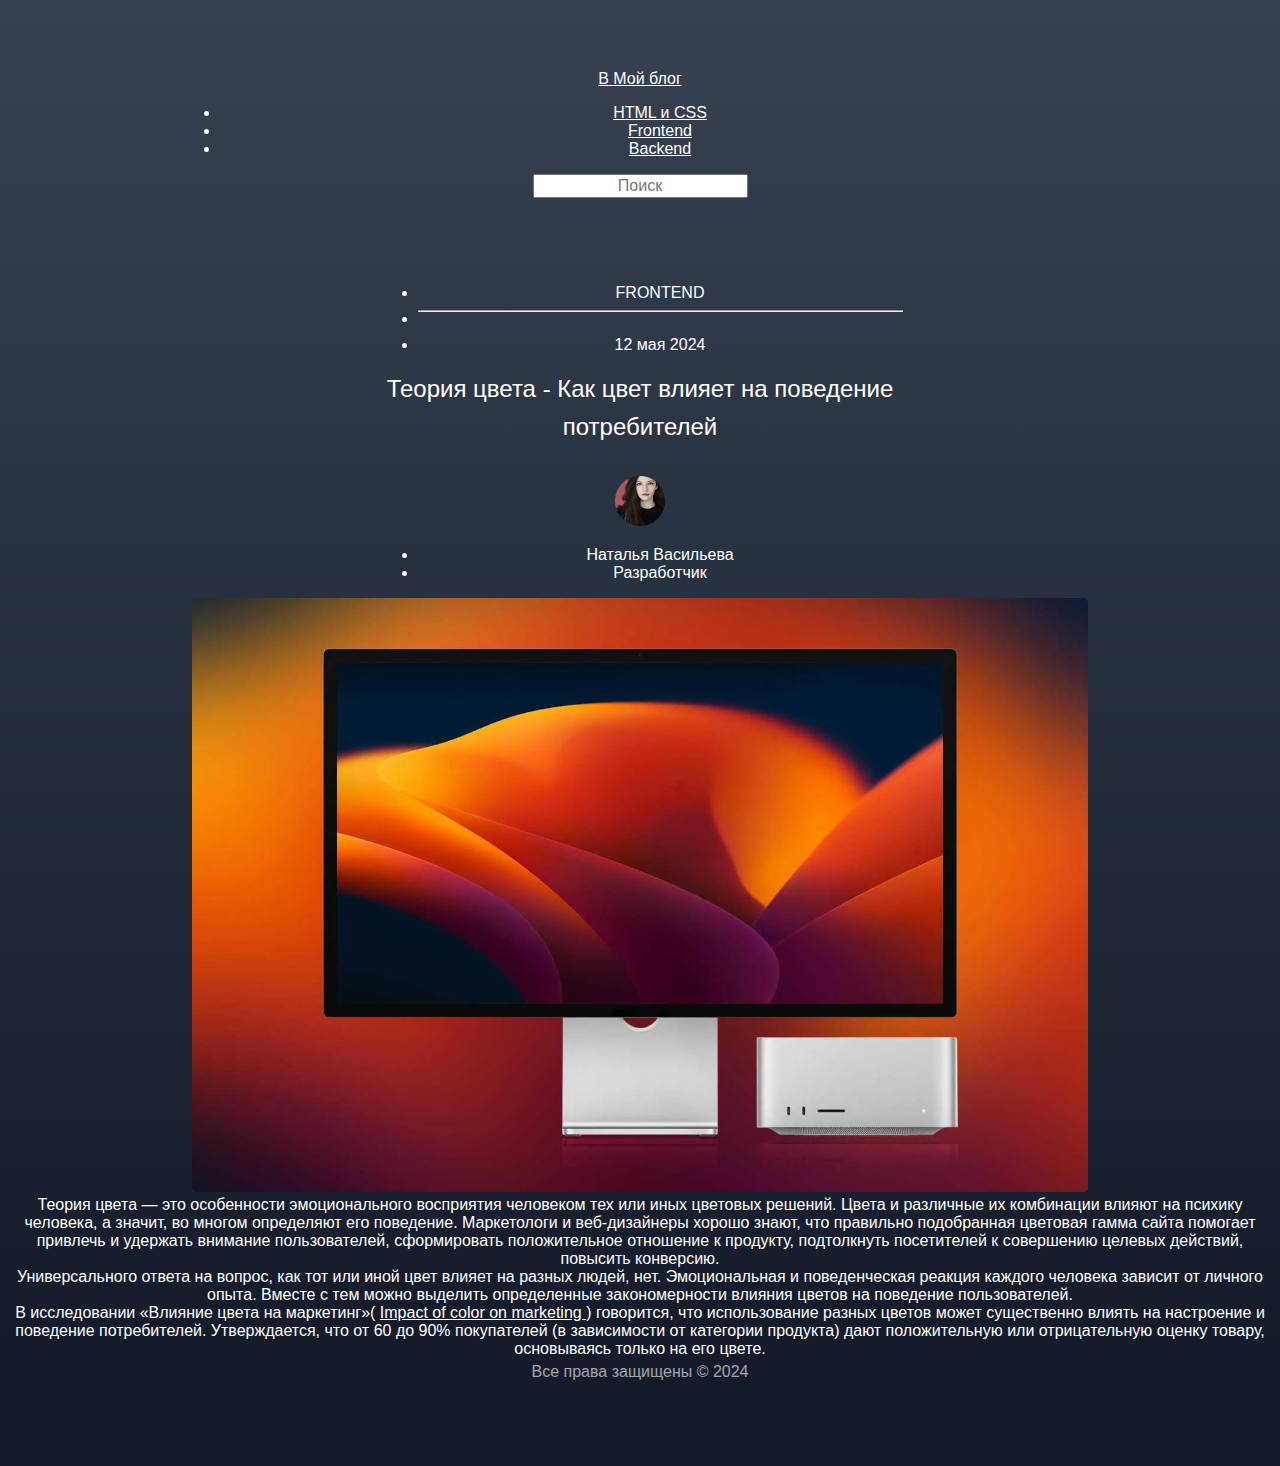
<file: 1-Blog/index.html>
<!DOCTYPE html>
<html lang="ru">
  <head>
    <meta charset="UTF-8" />
    <meta name="viewport" content="width=device-width, initial-scale=1.0" />
    <title>Мой Блог</title>
    <link rel="stylesheet" href="styles/style.css" />
  </head>
  <body>
    <header>
      <nav>
        <a href="#"><span class="homePageButton">В</span> Мой блог</a>
        <ul>
          <li><a href="#">HTML и CSS</a></li>
          <li><a href="#">Frontend</a></li>
          <li><a href="#">Backend</a></li>
        </ul>
      </nav>

      <div class="headerSearch">
        <form action="#" name="search">
          <input name="search" type="text" placeholder="Поиск" />
        </form>
      </div>
    </header>

    <main>
      <section>
        <ul class="postPartAndDate">
          <li>FRONTEND</li>
          <li><hr class="dotPart" /></li>
          <li><time datetime="2024-05-12 00:00">12 мая 2024</time></li>
        </ul>

        <h1>Теория цвета - Как цвет влияет на поведение потребителей</h1>

        <div class="postAuthor">
          <img src="images/Ellipse 1.png" alt="Аватар Натальи Васильевой" />
          <ul>
            <li>Наталья Васильева</li>
            <li><span class="occupation">Разработчик</span></li>
          </ul>
        </div>
      </section>

      <section class="postBody">
        <img src="./images/Rectangle 181.png" alt="Цветовая гамма iMac" />

        <p class="firstPart">
          Теория цвета — это особенности эмоционального восприятия человеком тех
          или иных цветовых решений. Цвета и различные их комбинации влияют на
          психику человека, а значит, во многом определяют его поведение.
          Маркетологи и веб-дизайнеры хорошо знают, что правильно подобранная
          цветовая гамма сайта помогает привлечь и удержать внимание
          пользователей, сформировать положительное отношение к продукту,
          подтолкнуть посетителей к совершению целевых действий, повысить
          конверсию.
        </p>
        <p>
          Универсального ответа на вопрос, как тот или иной цвет влияет на
          разных людей, нет. Эмоциональная и поведенческая реакция каждого
          человека зависит от личного опыта. Вместе с тем можно выделить
          определенные закономерности влияния цветов на поведение пользователей.
        </p>
        <p>
          В исследовании «Влияние цвета на маркетинг»(
          <a
            target="_blank"
            href="https://www.researchgate.net/publication/235320162_Impact_of_color_on_marketing"
          >
            Impact of color on marketing
          </a>
          ) говорится, что использование разных цветов может существенно влиять
          на настроение и поведение потребителей. Утверждается, что от 60 до 90%
          покупателей (в зависимости от категории продукта) дают положительную
          или отрицательную оценку товару, основываясь только на его цвете.
        </p>
      </section>
    </main>
    <footer>
      <p>
        Все права защищены &copy; <time datetime="2024-01-01 00:00">2024</time>
      </p>
    </footer>
  </body>
</html>
</file>
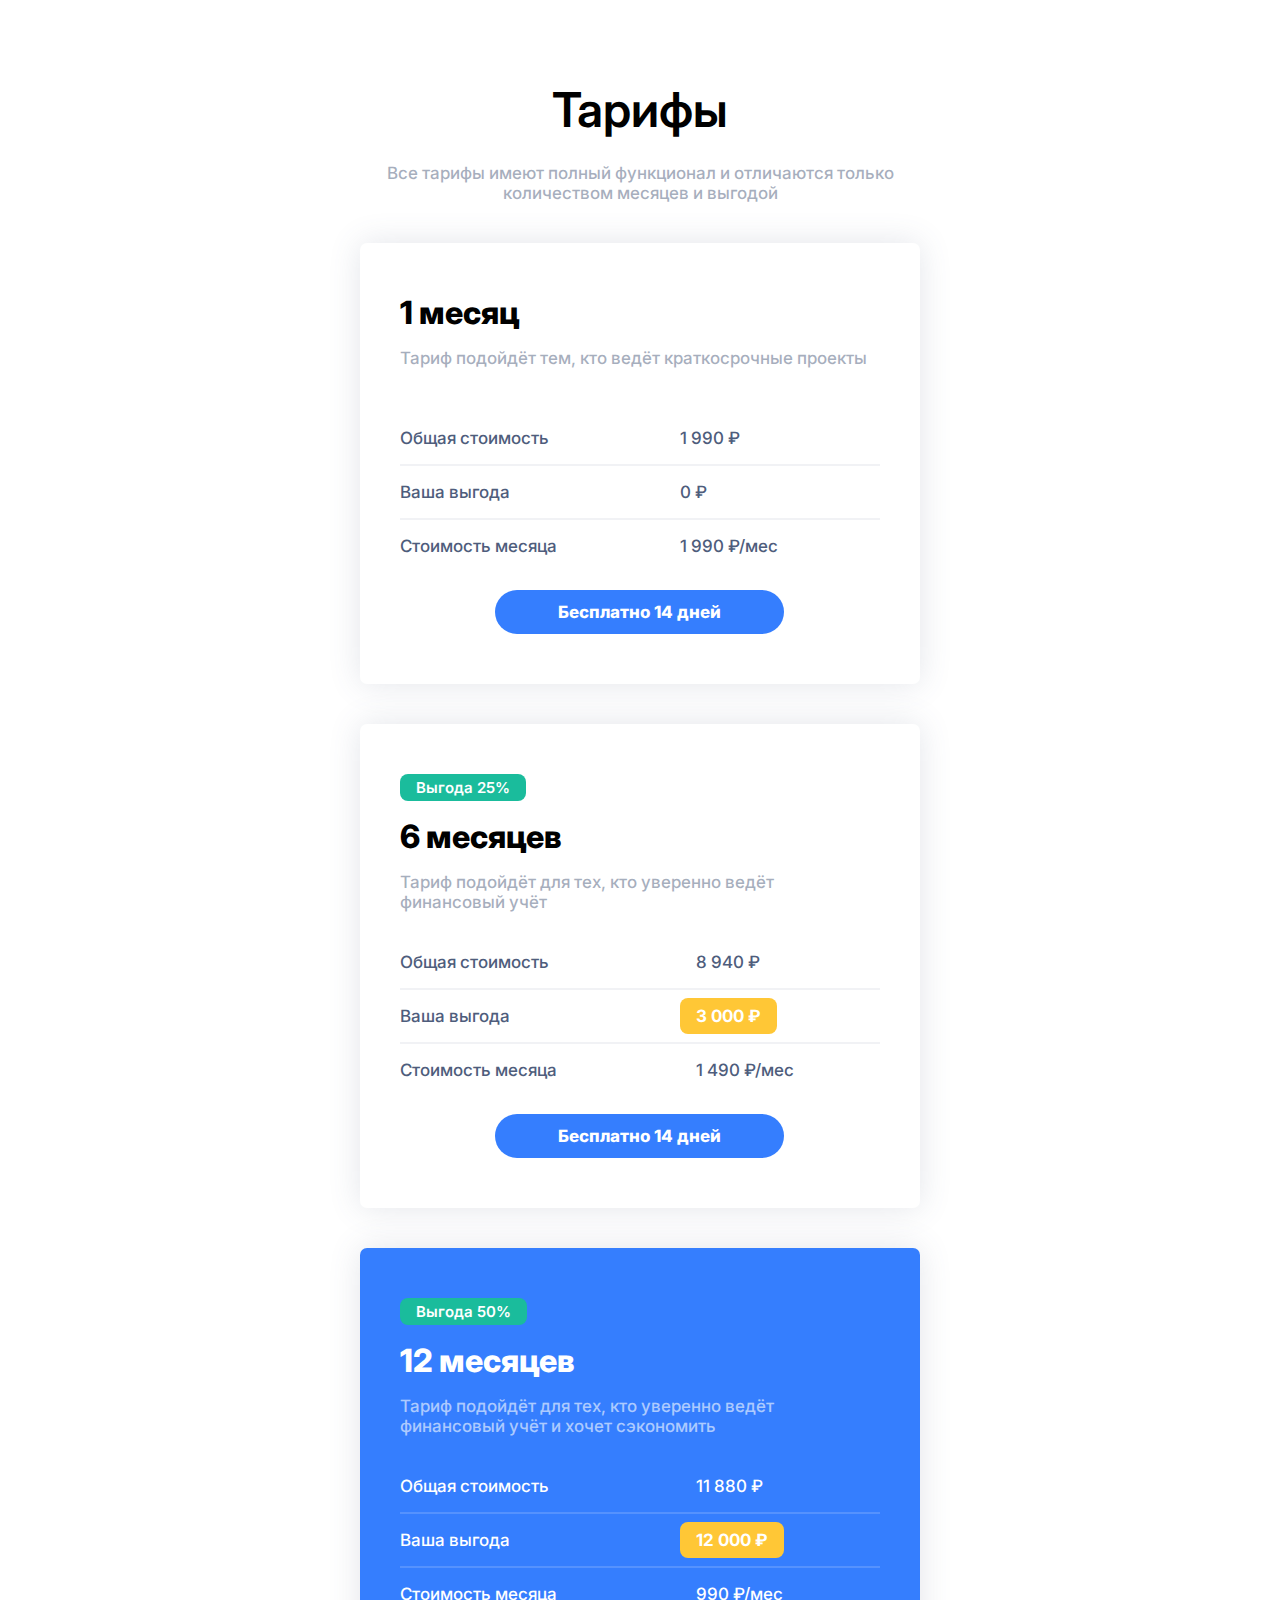
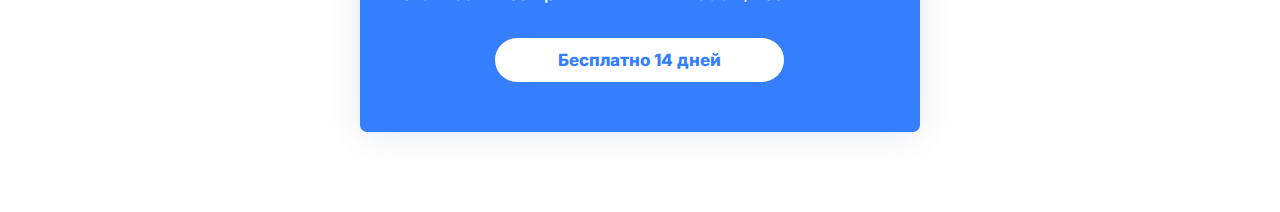
<file: 3-Finio/index.html>
<!DOCTYPE html>
<html lang="en">
  <head>
    <meta charset="UTF-8" />
    <meta name="viewport" content="width=device-width, initial-scale=1.0" />
    <title>Finio</title>
    <link rel="stylesheet" href="style/global.css" />
    <link rel="stylesheet" href="style/page.css" />
    <link rel="stylesheet" href="style/components.css" />
    <link rel="preconnect" href="https://fonts.googleapis.com" />
    <link rel="preconnect" href="https://fonts.gstatic.com" crossorigin />
    <link
      href="https://fonts.googleapis.com/css2?family=Inter:wght@500;600;700;800&display=swap"
      rel="stylesheet"
    />
  </head>
  <body>
    <section class="section">
      <div class="section__hero">
        <h1 class="section__hero-header">Тарифы</h1>
        <p class="section__description">
          Все тарифы имеют полный функционал и отличаются только количеством
          месяцев и выгодой
        </p>
      </div>

      <div class="section__card section__card-1m card_main">
        <div class="section__profit-percent profit_hidden"></div>
        <h2 class="section__card-header header_card-without-profit">1 месяц</h2>
        <p class="section__description section__card-description">
          Тариф подойдёт тем, кто ведёт краткосрочные проекты
        </p>
        <p class="section__prices">Общая стоимость</p>
        <p class="section__prices">1 990 ₽</p>
        <hr class="section__prices-line" />
        <p class="section__prices">Ваша выгода</p>
        <p class="section__prices">0 ₽</p>
        <hr class="section__prices-line" />
        <p class="section__prices">Стоимость месяца</p>
        <p class="section__prices">1 990 ₽/мес</p>
        <button
          name="trial_14d"
          onclick="redirectToPage('#', '1m-plan')"
          class="section__button button button_main"
        >
          Бесплатно 14 дней
        </button>
      </div>

      <div class="section__card section__card-6m card_main">
        <p class="section__profit-percent">Выгода 25%</p>
        <h2 class="section__card-header">6 месяцев</h2>
        <p class="section__description section__card-description">
          Тариф подойдёт для тех, кто уверенно ведёт финансовый учёт
        </p>
        <p class="section__prices">Общая стоимость</p>
        <p class="section__prices price">8 940 ₽</p>
        <hr class="section__prices-line" />
        <p class="section__prices">Ваша выгода</p>
        <p class="section__prices profit_price">3 000 ₽</p>
        <hr class="section__prices-line" />
        <p class="section__prices">Стоимость месяца</p>
        <p class="section__prices price">1 490 ₽/мес</p>
        <button
          name="trial_14d"
          onclick="redirectToPage('#', '6m-plan')"
          class="section__button button button_main"
        >
          Бесплатно 14 дней
        </button>
      </div>

      <div class="section__card section__card-12m card_main card_alt">
        <p class="section__profit-percent">Выгода 50%</p>
        <h2 class="section__card-header">12 месяцев</h2>
        <p
          class="section__description section__card-description description_alt"
        >
          Тариф подойдёт для тех, кто уверенно ведёт финансовый учёт и хочет
          сэкономить
        </p>
        <p class="section__prices prices_alt">Общая стоимость</p>
        <p class="section__prices prices_alt price">11 880 ₽</p>
        <hr class="section__prices-line line_alt" />
        <p class="section__prices prices_alt">Ваша выгода</p>
        <p class="section__prices prices_alt profit_price">12 000 ₽</p>
        <hr class="section__prices-line line_alt" />
        <p class="section__prices prices_alt">Стоимость месяца</p>
        <p class="section__prices prices_alt price">990 ₽/мес</p>
        <button
          name="trial_14d"
          onclick="redirectToPage('#', '12m-plan')"
          class="section__button button button_alt"
        >
          Бесплатно 14 дней
        </button>
      </div>
    </section>
  </body>
</html>
</file>
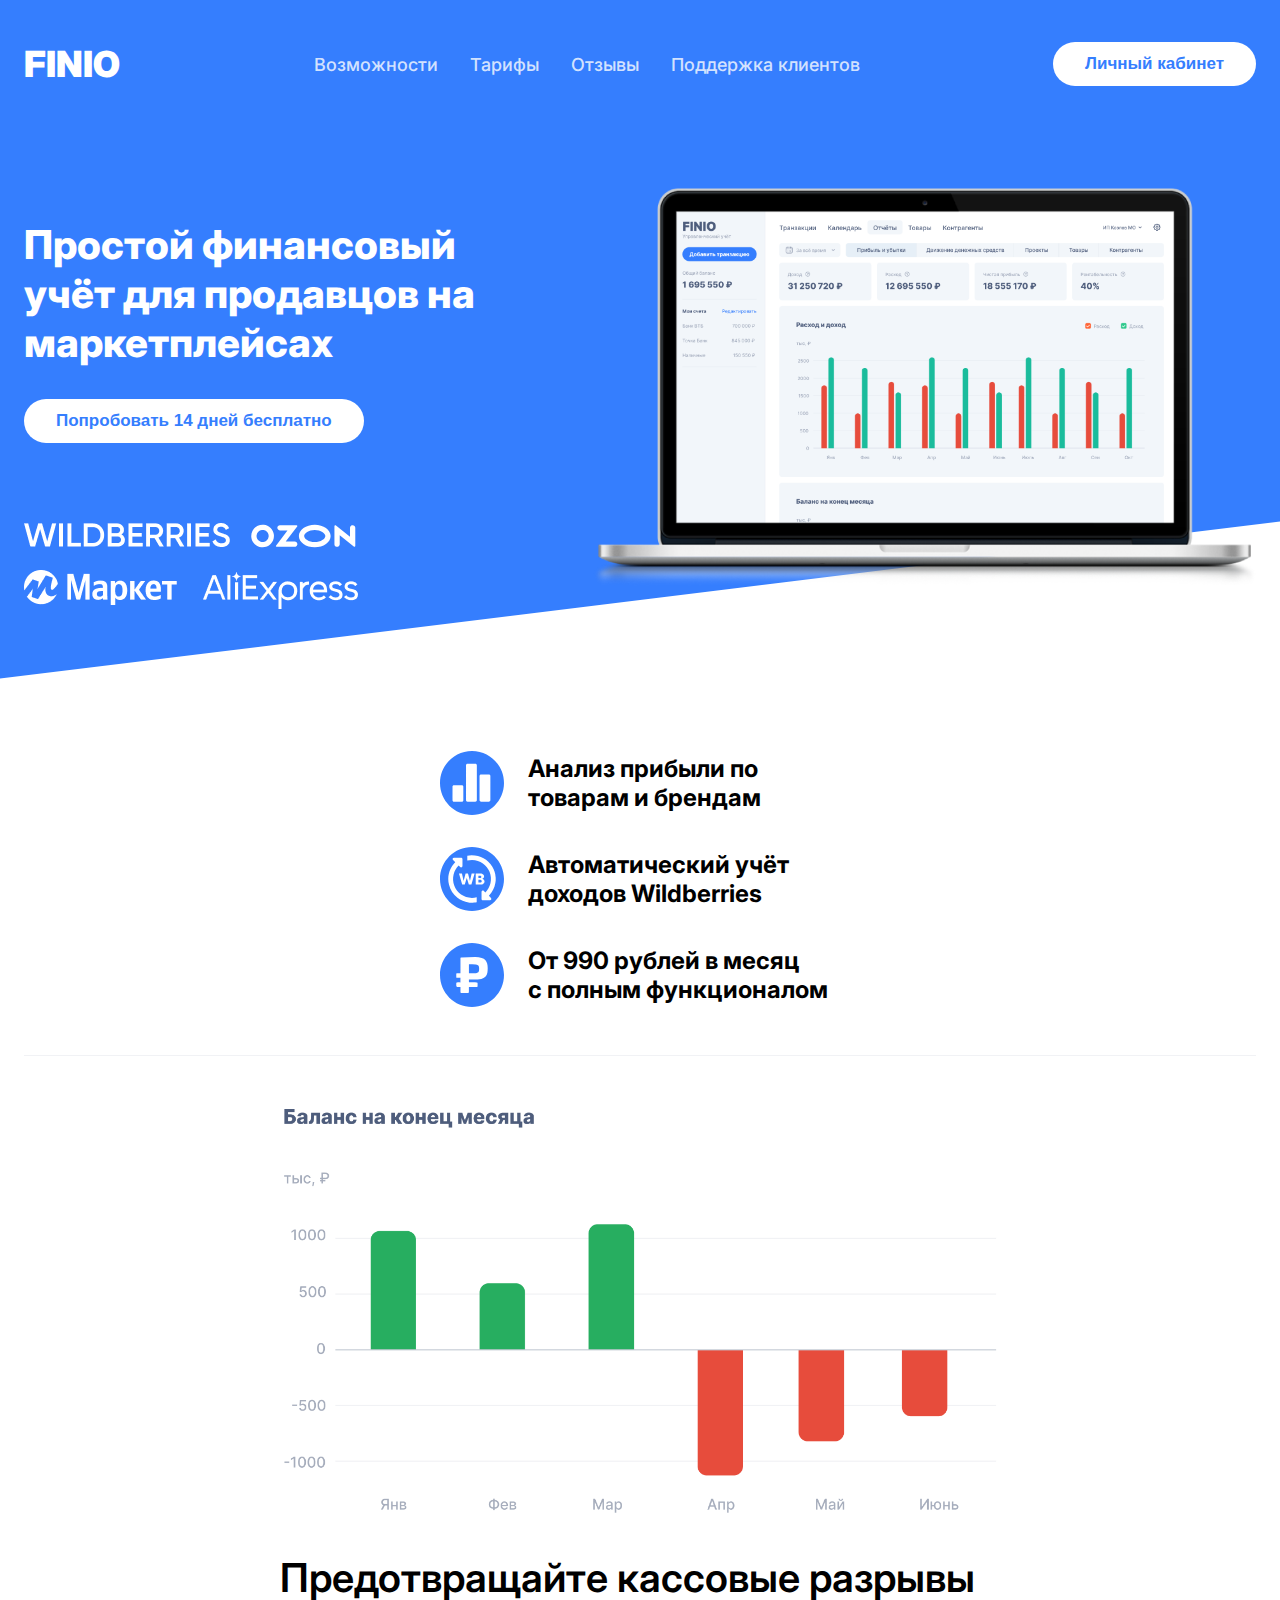
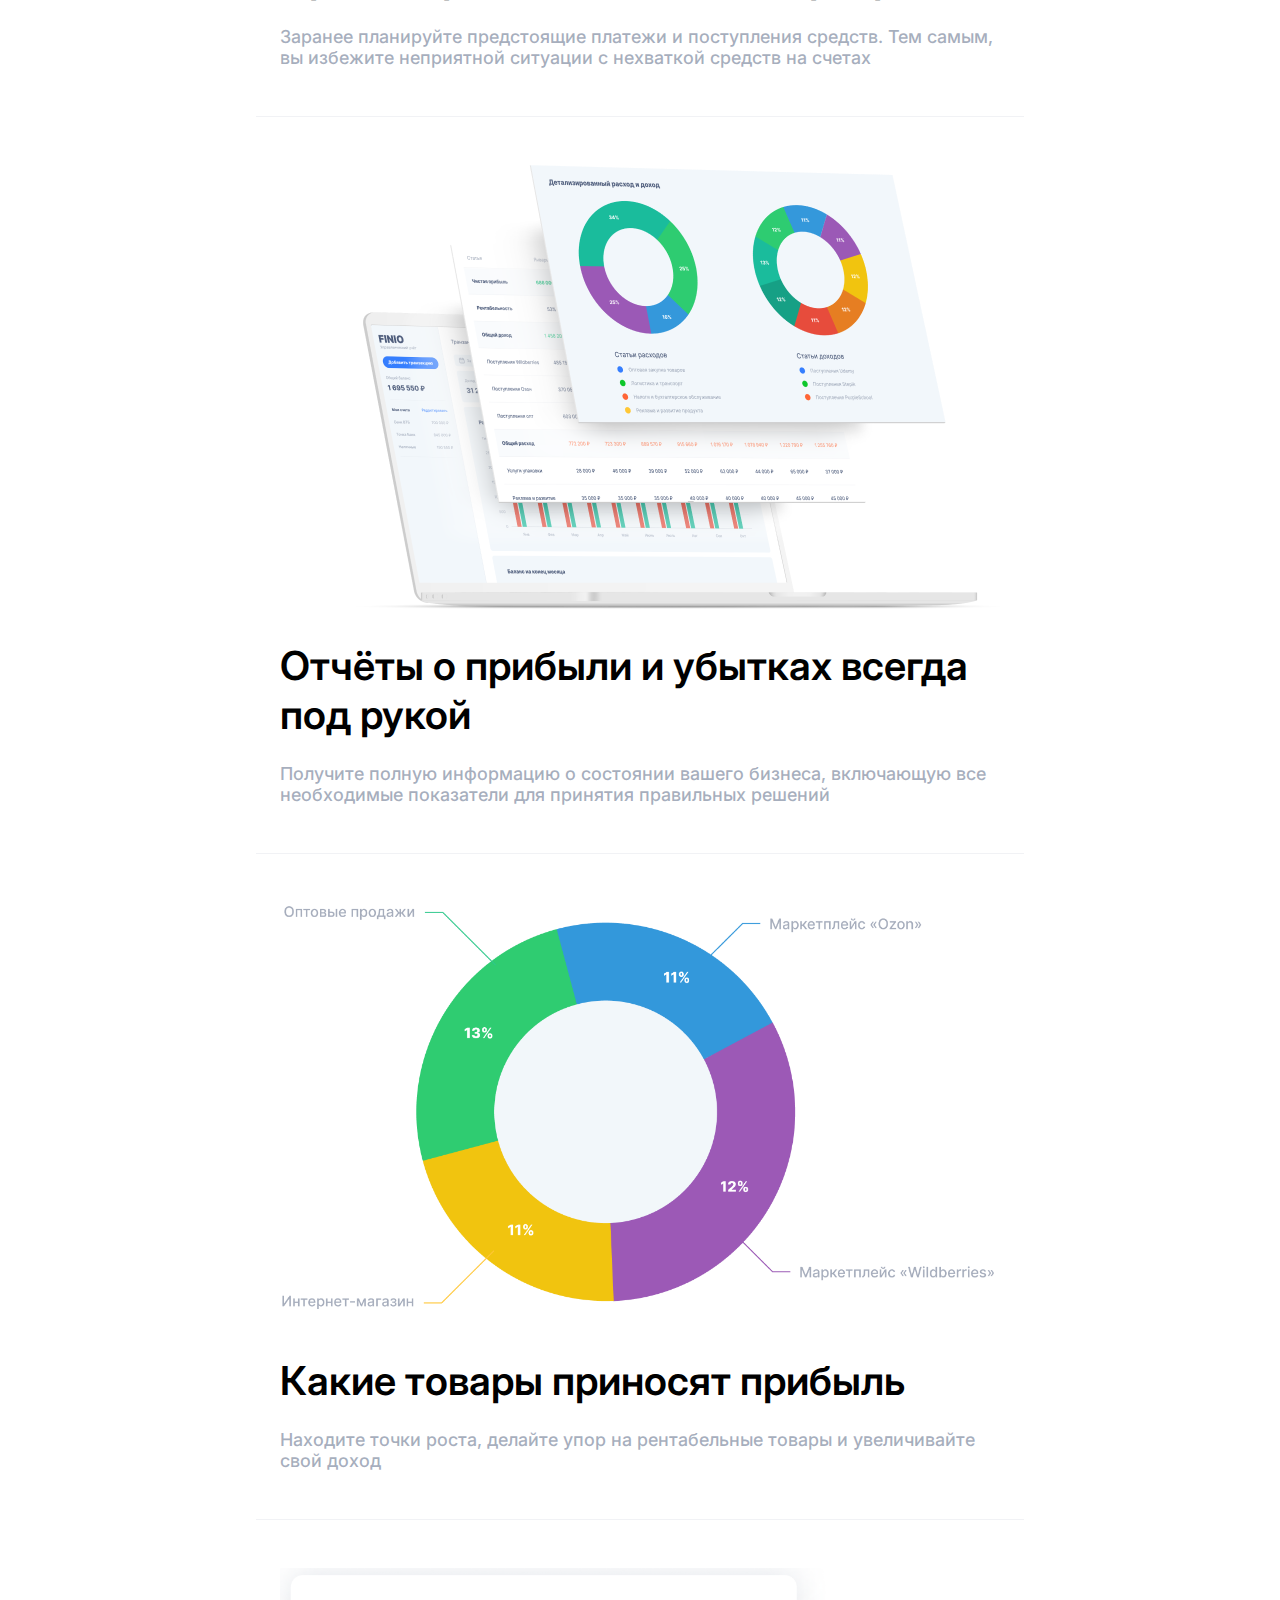
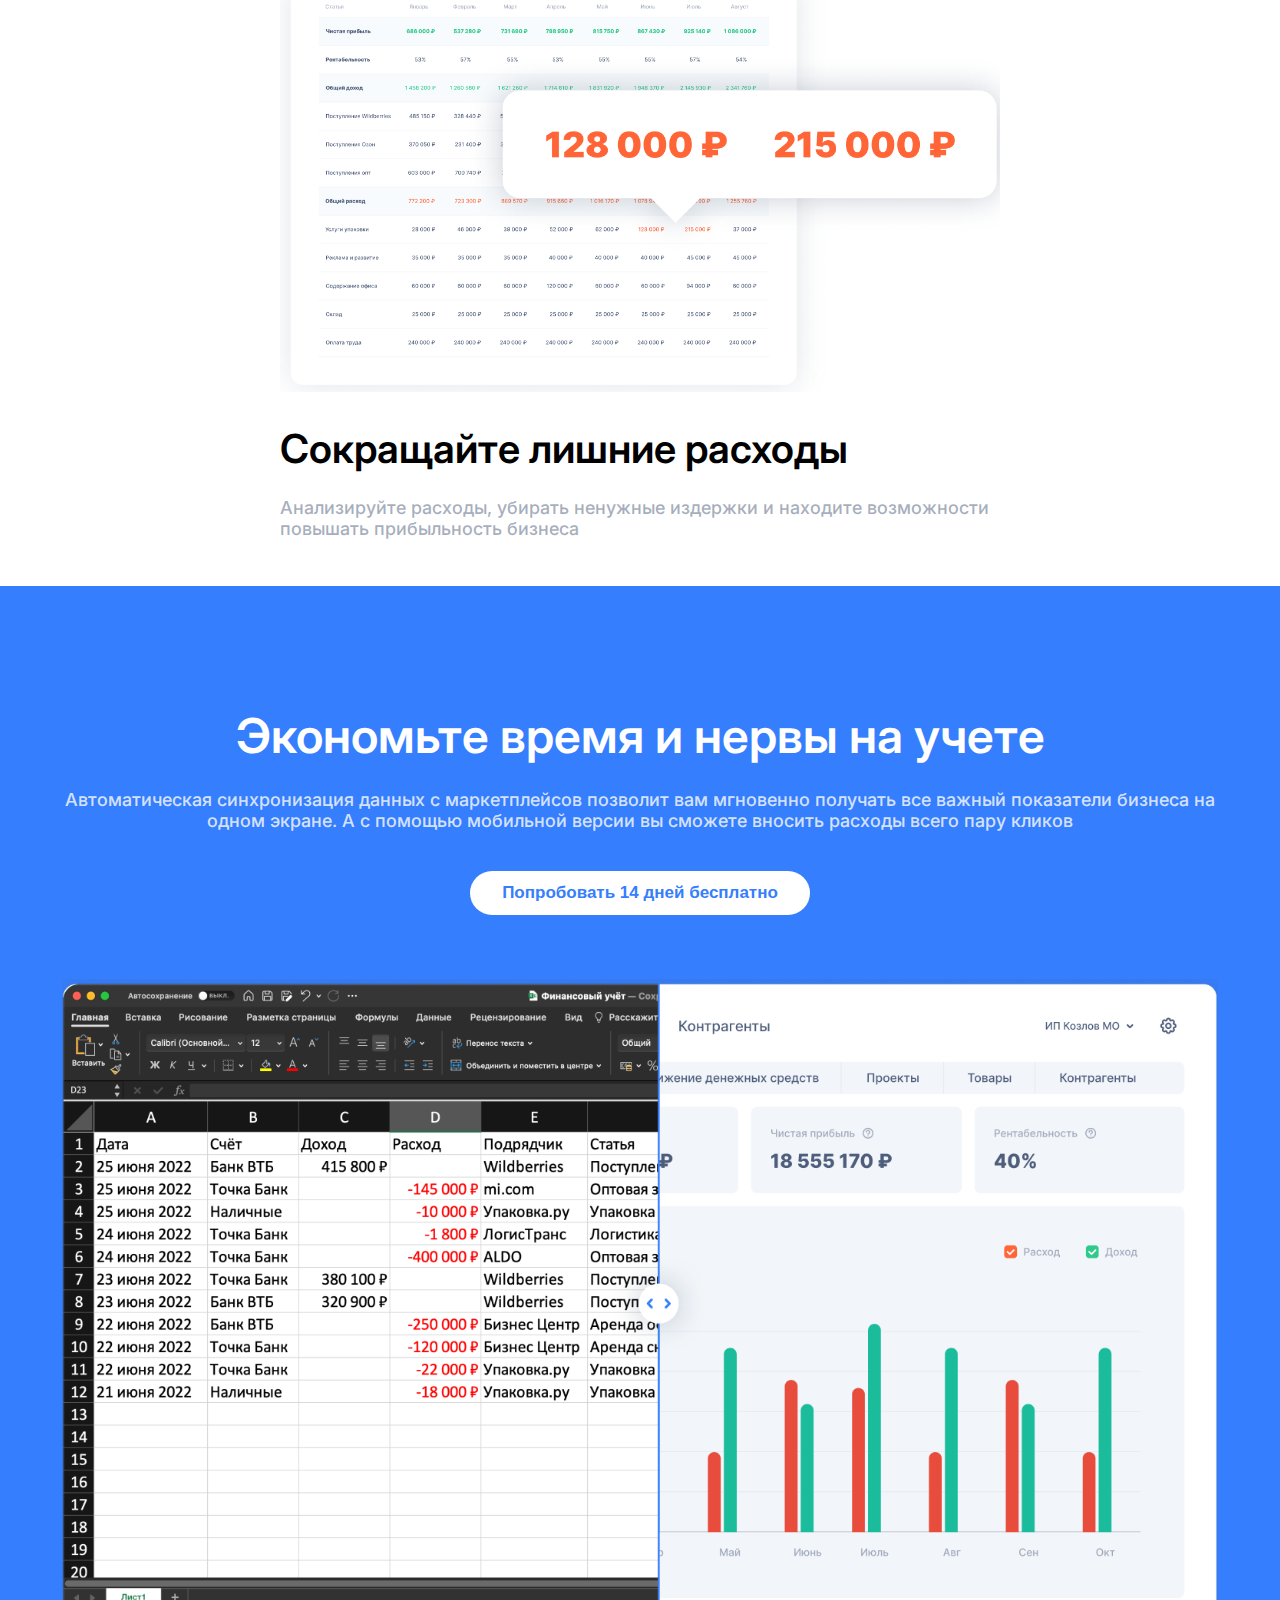
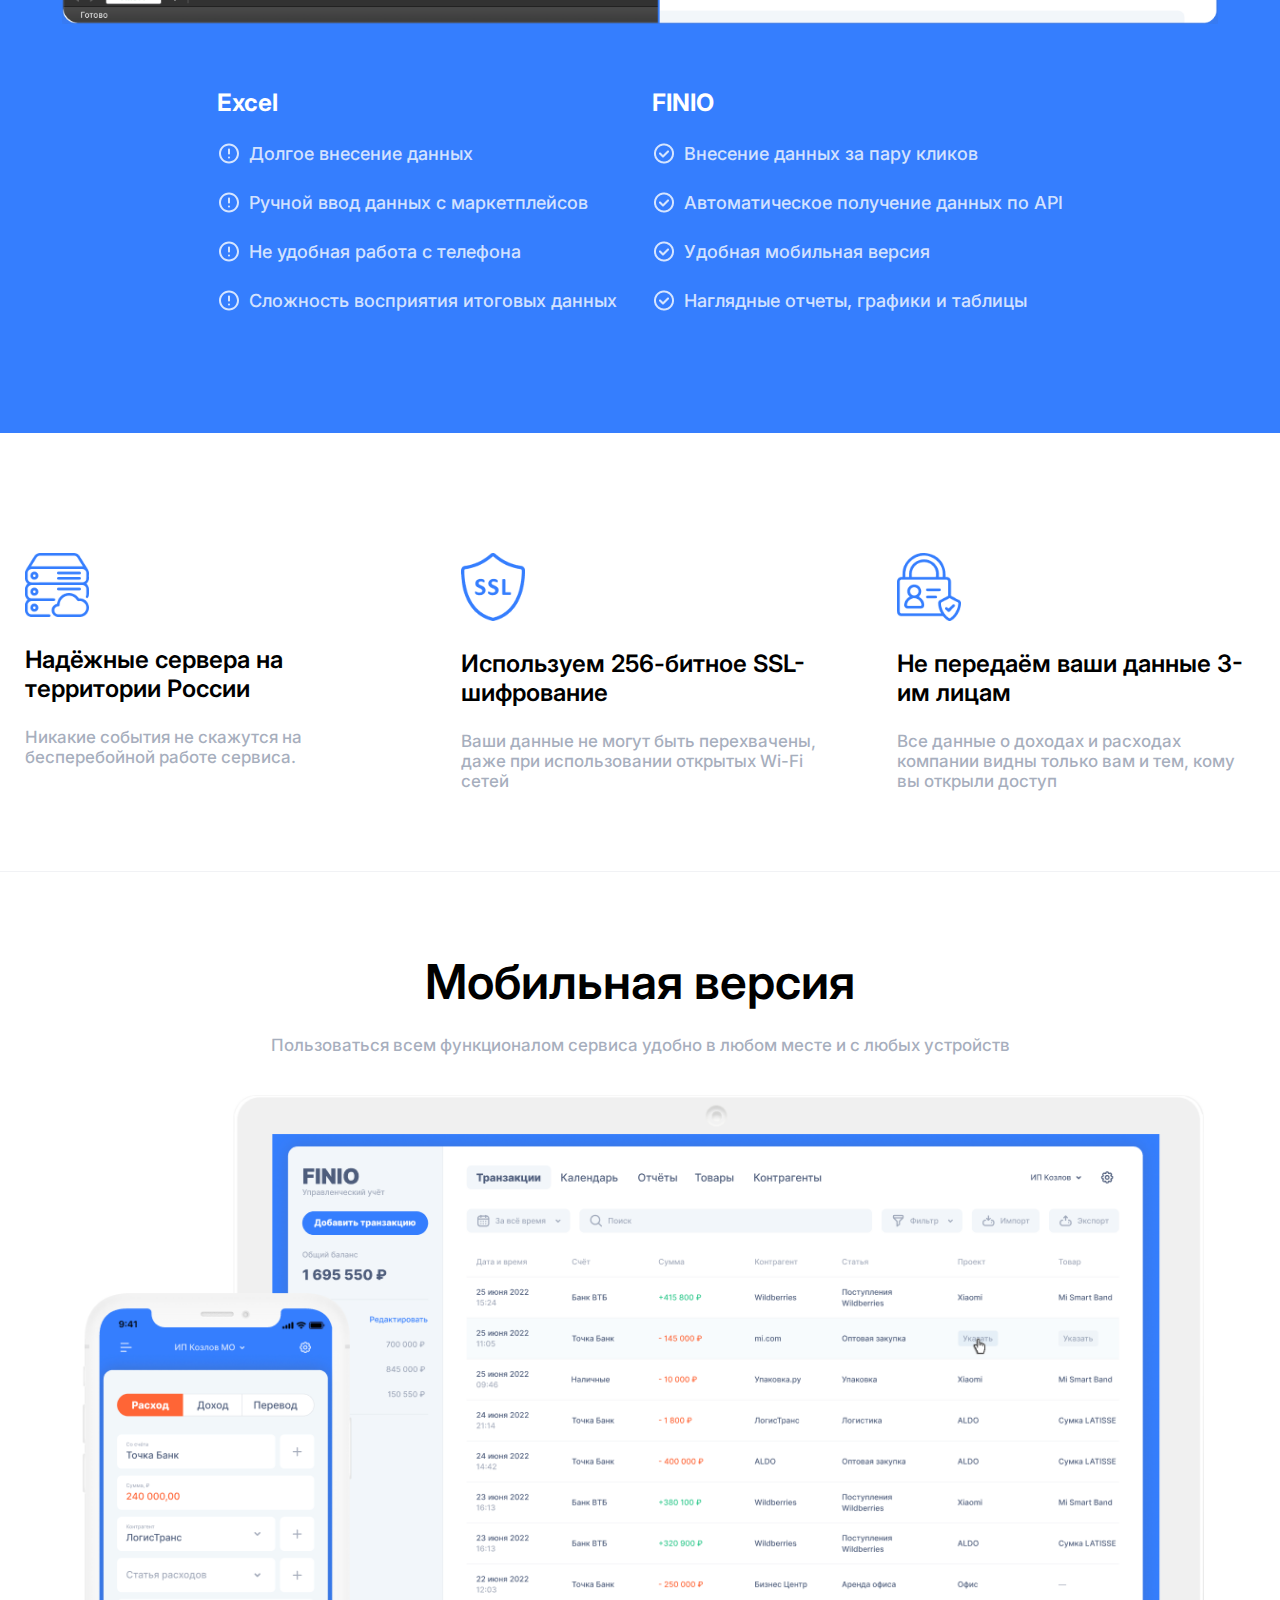
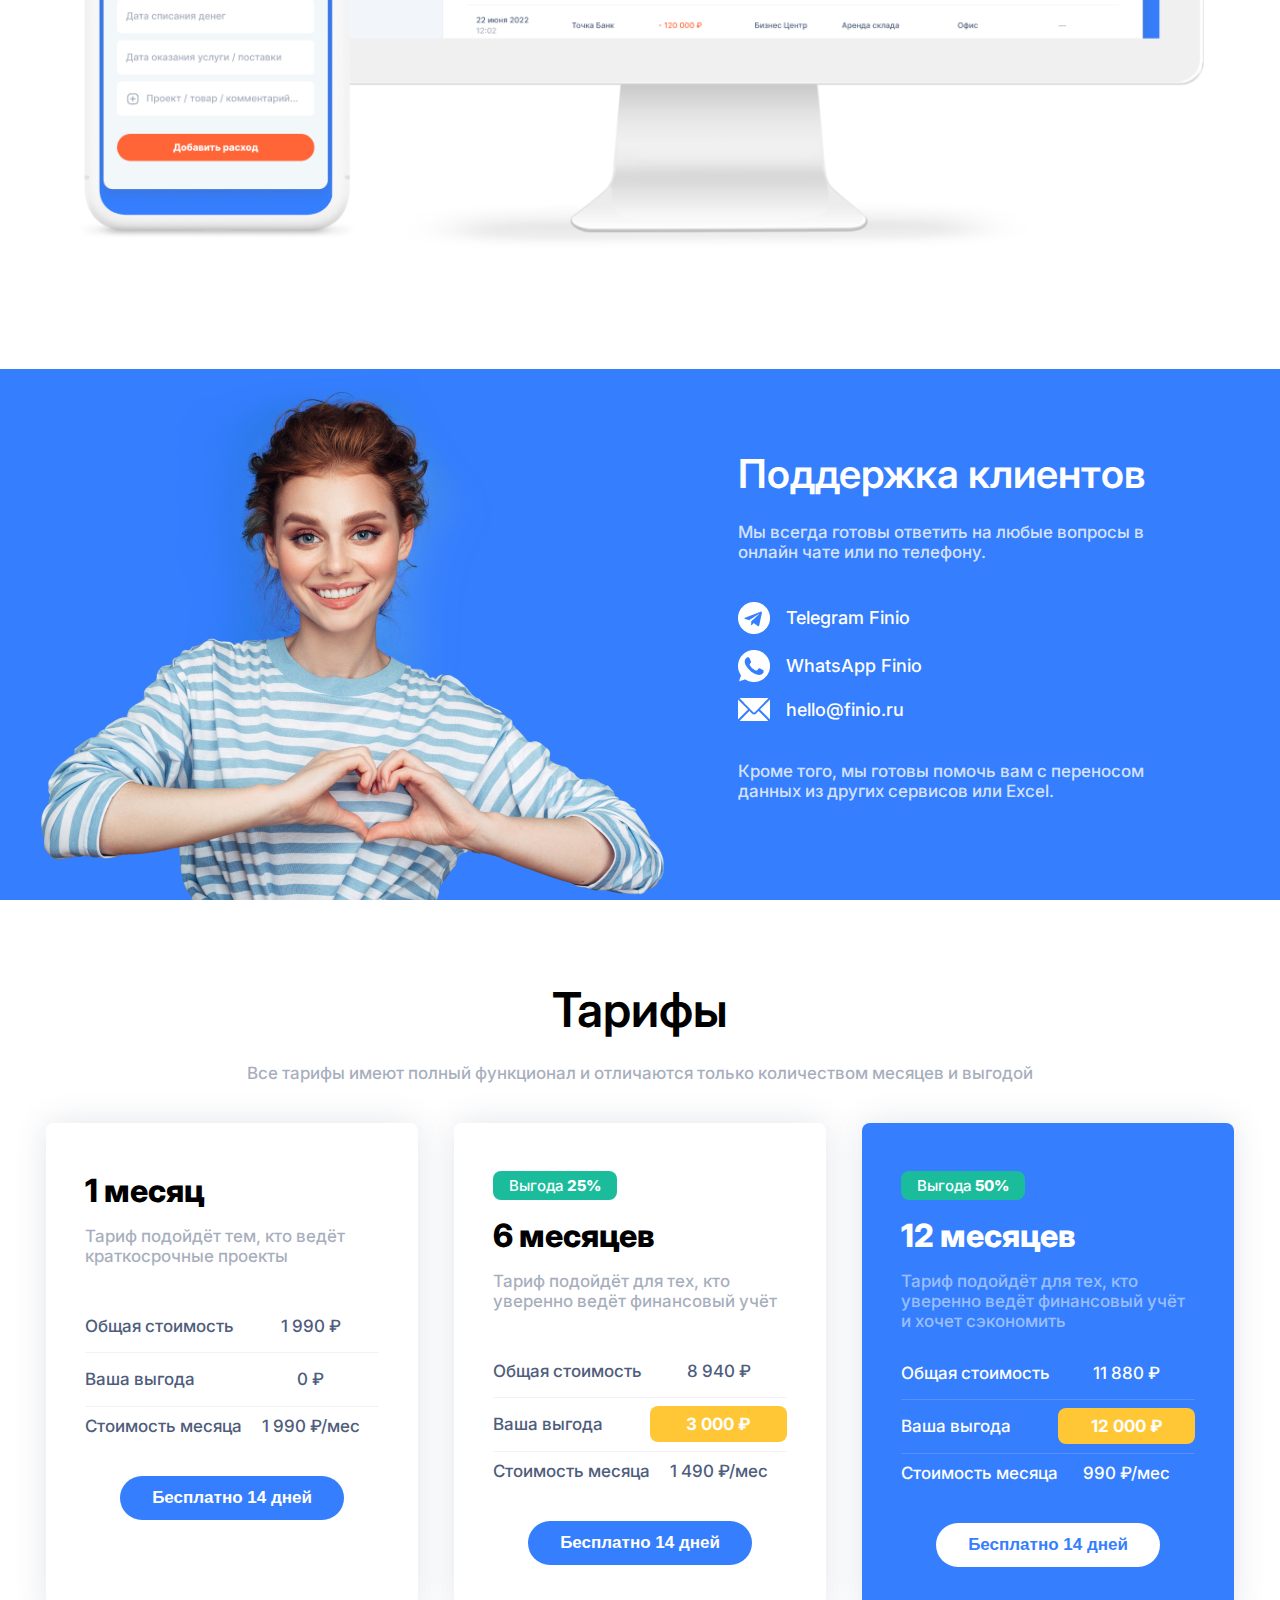
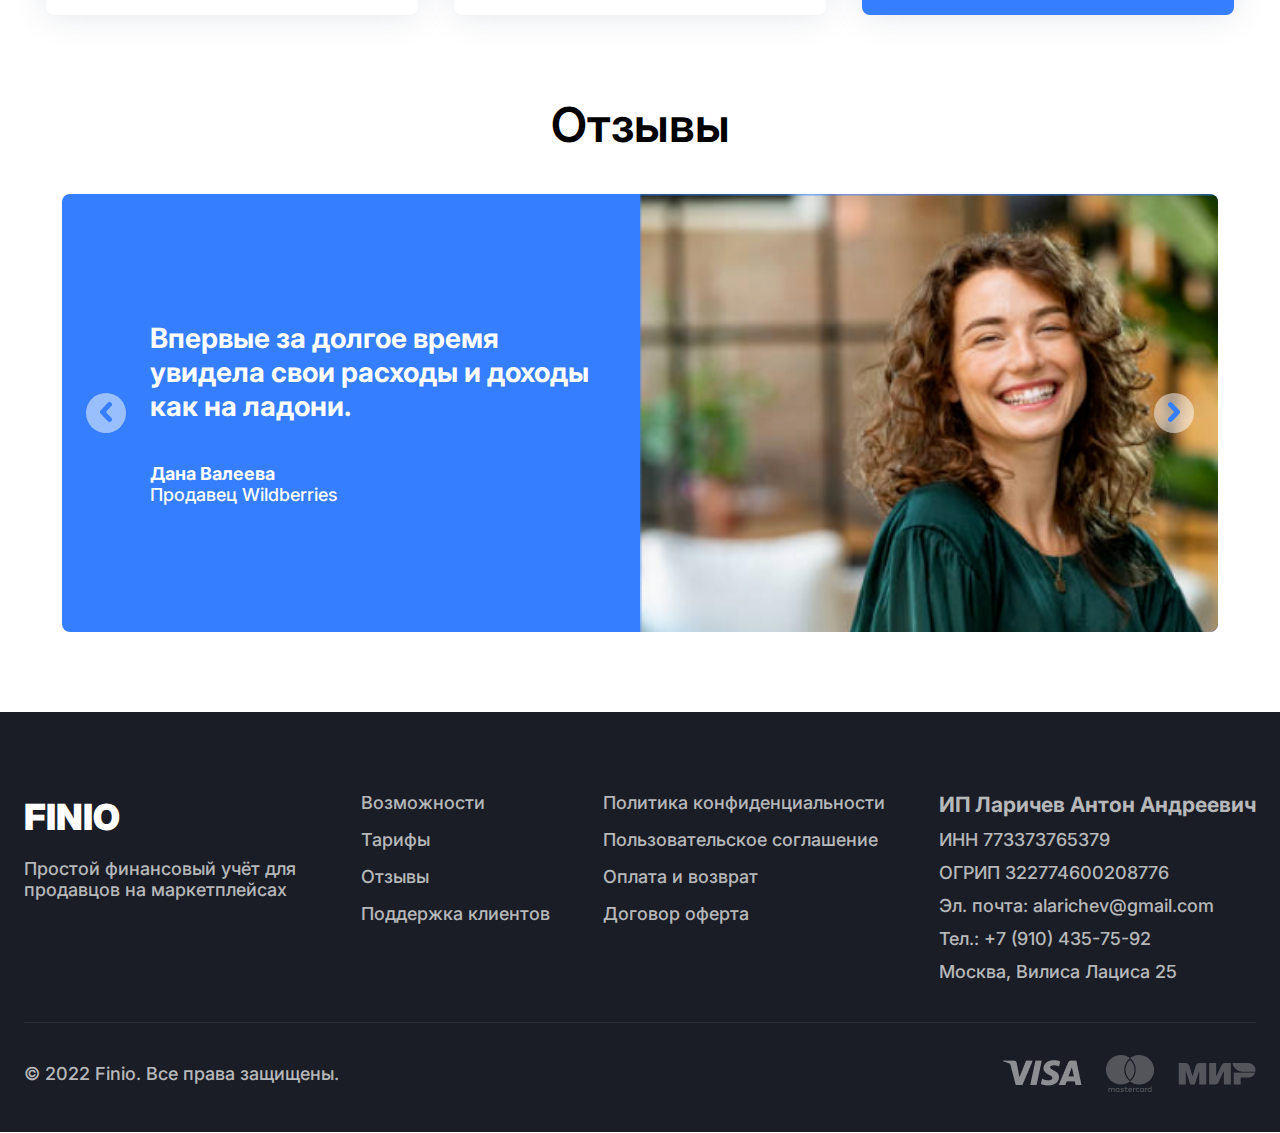
<file: 4-Final/index.html>
<!DOCTYPE html>
<html lang="en">
  <head>
    <meta charset="UTF-8" />
    <meta name="viewport" content="width=device-width, initial-scale=1.0" />
    <link rel="preconnect" href="https://fonts.googleapis.com" />
    <link rel="preconnect" href="https://fonts.gstatic.com" crossorigin />
    <link
      href="https://fonts.googleapis.com/css2?family=Inter:wght@500;600;700;800;900&family=Open+Sans:ital,wght@0,400;0,600;0,700;1,400&family=Roboto&display=swap"
      rel="stylesheet"
    />
    <link rel="stylesheet" href="./style/global.css" />

    <link rel="stylesheet" href="./style/header.css" />
    <link rel="stylesheet" href="./style/hero.css" />
    <link rel="stylesheet" href="./style/body.css" />
    <link rel="stylesheet" href="./style/footer.css" />
    <link rel="stylesheet" href="./style/components.css" />
    <title>Finio</title>
  </head>
  <body>
    <header class="section_alt">
      <div class="wrapper header">
        <a href="#" class="logo">FINIO</a>
        <nav class="header__navbar">
          <li><a href="#" class="header__navitem">Возможности</a></li>
          <li><a href="#" class="header__navitem">Тарифы</a></li>
          <li><a href="#" class="header__navitem">Отзывы</a></li>
          <li><a href="#" class="header__navitem">Поддержка клиентов</a></li>
        </nav>
        <button class="button button_altcolor header__acc-button">
          Личный кабинет
        </button>
        <button class="header__mobile-menu-button">
          <img src="./img/menu.svg" alt="Меню мобильного приложения" />
        </button>
      </div>
    </header>
    <section class="section_alt">
      <div class="wrapper hero">
        <div class="hero__left">
          <h1 class="hero__header">
            Простой финансовый учёт для продавцов на маркетплейсах
          </h1>
          <button class="hero__button-trial button button_altcolor">
            Попробовать 14 дней бесплатно
          </button>
          <div class="hero__mp-logos">
            <img src="./img/wb-logo.png" alt="Логотип валдберис" />
            <img
              class="hero__ozon-logo"
              src="./img/ozon-logo.svg"
              alt="Логотип ОЗОН"
            />
            <img src="./img/ya-market-logo.png" alt="Логотип Яндекс Маркета" />
            <img
              class="hero__ali-logo"
              src="./img/ali-logo.png"
              alt="Логотип алиэкспресс"
            />
          </div>
        </div>
        <img
          src="./img/hero-laptop.png"
          alt="Изображение ноутбука с аналитикой по маркетплейсу"
          class="hero__image"
        />
      </div>
      <div class="skew-block"></div>
    </section>
    <section>
      <div class="wrapper about">
        <ul class="about__list">
          <li>
            <div class="about__list-item">
              <img
                class="about__logo"
                src="./img/chart.svg"
                alt="Иконка с графиком"
              />
              <p class="about__description">
                Анализ прибыли по товарам и брендам
              </p>
            </div>
          </li>
          <li>
            <div class="about__list-item">
              <img
                class="about__logo"
                src="./img/wb-automation.svg"
                alt="Иконка автоматизации валдберис"
              />
              <p class="about__description">
                Автоматический учёт доходов Wildberries
              </p>
            </div>
          </li>
          <li>
            <div class="about__list-item">
              <img
                class="about__logo"
                src="./img/ruble.svg"
                alt="Иконка рубля"
              />
              <p class="about__description">
                От 990 рублей в месяц <br />с полным функционалом
              </p>
            </div>
          </li>
        </ul>
      </div>
    </section>
    <section>
      <div class="wrapper features">
        <div class="features__block">
          <img
            class="features__block-image"
            src="./img/balans_chart.png"
            alt="изображение графика предрасчета баланса на конец месяца"
          />
          <div class="features__block-text feature_reverse feature_text-left">
            <h2 class="features__block-header">
              Предотвращайте кассовые разрывы
            </h2>
            <p class="features__block-description">
              Заранее планируйте предстоящие платежи и поступления средств. Тем
              самым, вы избежите неприятной ситуации с нехваткой средств на
              счетах
            </p>
          </div>
        </div>
        <div class="features__block">
          <img
            class="features__block-image"
            src="./img/report_feature.png"
            alt="изображение ноутбука с различными окнами отчетов"
          />
          <div
            class="features__block-text feature_text-right feature_long-header"
          >
            <h2 class="features__block-header">
              Отчёты о прибыли и убытках всегда под рукой
            </h2>
            <p class="features__block-description">
              Получите полную информацию о состоянии вашего бизнеса, включающую
              все необходимые показатели для принятия правильных решений
            </p>
          </div>
        </div>
        <div class="features__block">
          <img
            class="features__block-image"
            src="./img/sort_chart.png"
            alt="изображение круговой диаграммы прибыли"
          />
          <div
            class="features__block-text feature_reverse feature_text-alt feature_text-left"
          >
            <h2 class="features__block-header">
              Какие товары приносят прибыль
            </h2>
            <p class="features__block-description">
              Находите точки роста, делайте упор на рентабельные товары и
              увеличивайте свой доход
            </p>
          </div>
        </div>
        <div class="features__block feature_last-block">
          <img
            class="features__block-image"
            src="./img/analytics-table.png"
            alt="изображение таблицы аналитики продаж"
          />
          <div class="features__block-text feature_text-right">
            <h2 class="features__block-header">Сокращайте лишние расходы</h2>
            <p class="features__block-description">
              Анализируйте расходы, убирать ненужные издержки и находите
              возможности повышать прибыльность бизнеса
            </p>
          </div>
        </div>
      </div>
    </section>
    <section class="section_alt">
      <div class="wrapper advantages">
        <h2 class="advantages__header">Экономьте время и нервы на учете</h2>
        <p class="advantages__text">
          Автоматическая синхронизация данных с маркетплейсов позволит вам
          мгновенно получать все важный показатели бизнеса на одном экране. А с
          помощью мобильной версии вы сможете вносить расходы всего пару кликов
        </p>
        <button class="advantages__button-trial button button_altcolor">
          Попробовать 14 дней бесплатно
        </button>
        <img
          class="advantages__image"
          src="./img/advantages.png"
          alt="Анимированое изобаржение приемуществ платформы над простыми таблицами"
        />
        <div class="advantages__compare">
          <div class="advantages__compare_item">
            <h3 class="advantages__compare_item__header">Excel</h3>
            <ul class="advantages__compare_item__list">
              <li>
                <div class="advantages__compare_item__list-item">
                  <img
                    src="./img/exclamation-circle.svg"
                    alt="Иконка со знаком информации"
                  />
                  <p class="advantages__compare_item__text">
                    Долгое внесение данных
                  </p>
                </div>
              </li>
              <li>
                <div class="advantages__compare_item__list-item">
                  <img
                    src="./img/exclamation-circle.svg"
                    alt="Иконка со знаком информации"
                  />
                  <p class="advantages__compare_item__text">
                    Ручной ввод данных с маркетплейсов
                  </p>
                </div>
              </li>
              <li>
                <div class="advantages__compare_item__list-item">
                  <img
                    src="./img/exclamation-circle.svg"
                    alt="Иконка со знаком информации"
                  />
                  <p class="advantages__compare_item__text">
                    Не удобная работа с телефона
                  </p>
                </div>
              </li>
              <li>
                <div class="advantages__compare_item__list-item">
                  <img
                    src="./img/exclamation-circle.svg"
                    alt="Иконка со знаком информации"
                  />
                  <p class="advantages__compare_item__text">
                    Сложность восприятия итоговых данных
                  </p>
                </div>
              </li>
            </ul>
          </div>
          <div class="advantages__compare_item">
            <h3 class="advantages__compare_item__header">FINIO</h3>
            <ul class="advantages__compare_item__list">
              <li>
                <div class="advantages__compare_item__list-item">
                  <img
                    src="./img/check-circle.png"
                    alt="Иконка со знаком галочки как приемущество"
                  />
                  <p class="advantages__compare_item__text">
                    Внесение данных за пару кликов
                  </p>
                </div>
              </li>
              <li>
                <div class="advantages__compare_item__list-item">
                  <img
                    src="./img/check-circle.png"
                    alt="Иконка со знаком галочки как приемущество"
                  />
                  <p class="advantages__compare_item__text">
                    Автоматическое получение данных по API
                  </p>
                </div>
              </li>
              <li>
                <div class="advantages__compare_item__list-item">
                  <img
                    src="./img/check-circle.png"
                    alt="Иконка со знаком галочки как приемущество"
                  />
                  <p class="advantages__compare_item__text">
                    Удобная мобильная версия
                  </p>
                </div>
              </li>
              <li>
                <div class="advantages__compare_item__list-item">
                  <img
                    src="./img/check-circle.png"
                    alt="Иконка со знаком галочки как приемущество"
                  />
                  <p class="advantages__compare_item__text">
                    Наглядные отчеты, графики и таблицы
                  </p>
                </div>
              </li>
            </ul>
          </div>
        </div>
      </div>
    </section>
    <section>
      <div class="wrapper security">
        <div class="security__block">
          <img
            class="security__block-image"
            src="./img/servers 1.png"
            alt="Иконка серверов"
          />
          <h2 class="security__block-header">
            Надёжные сервера на территории России
          </h2>
          <p class="security__block-text">
            Никакие события не скажутся на бесперебойной работе сервиса.
          </p>
        </div>
        <div class="security__block">
          <img
            class="security__block-image"
            src="./img/ssl.png"
            alt="Иконка SSL шифрования"
          />
          <h2 class="security__block-header">
            Используем 256-битное SSL-шифрование
          </h2>
          <p class="security__block-text">
            Ваши данные не могут быть перехвачены, даже при использовании
            открытых Wi-Fi сетей
          </p>
        </div>
        <div class="security__block">
          <img
            class="security__block-image"
            src="./img/security 1.png"
            alt="Иконка серверов"
          />
          <h2 class="security__block-header">
            Не передаём ваши данные 3-им лицам
          </h2>
          <p class="security__block-text">
            Все данные о доходах и расходах компании видны только вам и тем,
            кому вы открыли доступ
          </p>
        </div>
      </div>
    </section>
    <section>
      <div class="mobile-version">
        <h2 class="mobile-version__header">Мобильная версия</h2>
        <p class="mobile-version__description">
          Пользоваться всем функционалом сервиса удобно в любом месте и с любых
          устройств
        </p>
        <img
          class="mobile-version__image"
          src="./img/pc-and-mobile.png"
          alt="изображение с комьютером и телефоном и приложением финио на них"
        />
      </div>
    </section>
    <section class="section_alt section_support">
      <div class="wrapper support">
        <img
          class="support__image"
          src="./img/support-with-love.png"
          alt="Изображение девушки с жестом сердца"
        />
        <div class="support__text-block">
          <h2 class="support__header">Поддержка клиентов</h2>
          <p class="support__description">
            Мы всегда готовы ответить на любые вопросы в онлайн чате или по
            телефону.
          </p>
          <div class="support__contacts-block">
            <div class="support__contacts-row">
              <img
                class="support__contacts-icon"
                src="./img/telegram.png"
                alt="Иконка telegram"
              />
              <p>Telegram Finio</p>
            </div>
            <div class="support__contacts-row">
              <img
                class="support__contacts-icon"
                src="./img/whatsapp.png"
                alt="Иконка whatsapp"
              />
              <p>WhatsApp Finio</p>
            </div>
            <div class="support__contacts-row">
              <img
                class="support__contacts-icon"
                src="./img/email.png"
                alt="Иконка email"
              />
              <a href="mailto:hello@finio.ru">hello@finio.ru</a>
            </div>
          </div>
          <p class="support__also">
            Кроме того, мы готовы помочь вам с переносом данных из других
            сервисов или Excel.
          </p>
        </div>
      </div>
    </section>
    <section>
      <div class="wrapper plans">
        <h2 class="plans__header">Тарифы</h2>
        <p class="plans__description">
          Все тарифы имеют полный функционал и отличаются только количеством
          месяцев и выгодой
        </p>
        <div class="plans__list">
          <div class="plan__card">
            <div class="plan__card__profit plan__card__profit_hidden"></div>
            <h3 class="plan__card__header">1 месяц</h3>
            <p class="plan__card__description">
              Тариф подойдёт тем, кто ведёт краткосрочные проекты
            </p>
            <div class="plan__card__data">
              <p class="plan__card__data-text">Общая стоимость</p>
              <p class="plan__card__data-price">1 990 ₽</p>
              <hr class="plan__card__hr hr_top" />
              <p class="plan__card__data-text">Ваша выгода</p>
              <p class="plan__card__data-price profit_blank">0 ₽</p>
              <hr class="plan__card__hr hr_bottom" />
              <p class="plan__card__data-text">Стоимость месяца</p>
              <p class="plan__card__data-price">1 990 ₽/мес</p>
            </div>
            <button class="plan__card_button button button_maincolor">
              Бесплатно 14 дней
            </button>
          </div>
          <div class="plan__card">
            <div class="plan__card__profit">
              <div class="profit_green">
                Выгода <span class="profit_bold">25%</span>
              </div>
            </div>
            <h3 class="plan__card__header">6 месяцев</h3>
            <p class="plan__card__description">
              Тариф подойдёт для тех, кто уверенно ведёт финансовый учёт
            </p>
            <div class="plan__card__data">
              <p class="plan__card__data-text">Общая стоимость</p>
              <p class="plan__card__data-price">8 940 ₽</p>
              <hr class="plan__card__hr hr_top" />
              <p class="plan__card__data-text">Ваша выгода</p>
              <p class="plan__card__data-price profit_yellow">3 000 ₽</p>
              <hr class="plan__card__hr hr_bottom" />
              <p class="plan__card__data-text">Стоимость месяца</p>
              <p class="plan__card__data-price">1 490 ₽/мес</p>
            </div>
            <button class="plan__card_button button button_maincolor">
              Бесплатно 14 дней
            </button>
          </div>
          <div class="plan__card plan-card_alt">
            <div class="plan__card__profit">
              <div class="profit_green">
                Выгода <span class="profit_bold">50%</span>
              </div>
            </div>
            <h3 class="plan__card__header plan-card_alt-header">12 месяцев</h3>
            <p class="plan__card__description plan-card_alt-description">
              Тариф подойдёт для тех, кто уверенно ведёт финансовый учёт и хочет
              сэкономить
            </p>
            <div class="plan__card__data">
              <p class="plan__card__data-text plan-card_alt-text">
                Общая стоимость
              </p>
              <p class="plan__card__data-price plan-card_alt-text">11 880 ₽</p>
              <hr class="plan__card__hr plan-card_alt-hr hr_top" />
              <p class="plan__card__data-text plan-card_alt-text">
                Ваша выгода
              </p>
              <p class="plan__card__data-price profit_yellow">12 000 ₽</p>
              <hr class="plan__card__hr plan-card_alt-hr hr_bottom" />
              <p class="plan__card__data-text plan-card_alt-text">
                Стоимость месяца
              </p>
              <p class="plan__card__data-price plan-card_alt-text">990 ₽/мес</p>
            </div>
            <button class="plan__card_button button button_altcolor">
              Бесплатно 14 дней
            </button>
          </div>
        </div>
      </div>
    </section>
    <section>
      <div class="wrapper reviews">
        <h2 class="reviews__header">Отзывы</h2>
        <div class="reviews__slide">
          <div class="reviews__slide-text-block">
            <button class="reviews__list-button">
              <img
                src="./img/review_prev.png"
                alt="иконка перехода к предыдущему отзыву"
              />
            </button>
            <div class="reviews__review">
              <h3 class="reviews__slide-header">
                Впервые за долгое время увидела свои расходы и доходы как на
                ладони.
              </h3>
              <p class="reviews__slide-name">Дана Валеева</p>
              <p class="reviews__slide-occupation">Продавец Wildberries</p>
            </div>
            <div class="reviews__slide-list-mobile">
              <button class="reviews__slide-button-mobile"></button>
              <button class="reviews__slide-button-mobile"></button>
              <button class="reviews__slide-button-mobile"></button>
              <button class="reviews__slide-button-mobile"></button>
            </div>
          </div>
          <div class="reviews__photo">
            <button class="reviews__list-button">
              <img
                src="./img/review_next.svg"
                alt="иконка перехода к слудующему отзыву"
              />
            </button>
          </div>
        </div>
      </div>
    </section>
    <footer class="section_footer">
      <div class="wrapper footer">
        <div class="footer__top">
          <div class="footer__logo-block">
            <a href="#" class="logo">FINIO</a>
            <p class="footer__about-site">
              Простой финансовый учёт для продавцов на маркетплейсах
            </p>
          </div>
          <nav>
            <ul class="footer__nav-block">
              <li>
                <a class="footer__list-item" href="#">Возможности</a>
              </li>
              <li>
                <a class="footer__list-item" href="#">Тарифы</a>
              </li>
              <li>
                <a class="footer__list-item" href="#">Отзывы</a>
              </li>
              <li>
                <a class="footer__list-item" href="#">Поддержка клиентов</a>
              </li>
            </ul>
          </nav>
          <ul class="footer__law-info">
            <li>
              <a class="footer__list-item" href="#"
                >Политика конфиденциальности</a
              >
            </li>
            <li>
              <a class="footer__list-item" href="#"
                >Пользовательское соглашение</a
              >
            </li>
            <li>
              <a class="footer__list-item" href="#">Оплата и возврат</a>
            </li>
            <li>
              <a class="footer__list-item" href="#">Договор оферта</a>
            </li>
          </ul>
          <div class="footer__requisites">
            <h3 class="">ИП Ларичев Антон Андреевич</h3>
            <p>ИНН 773373765379</p>
            <p>ОГРИП 322774600208776</p>
            <p>
              Эл. почта:
              <a
                class="footer__requisites-link"
                href="mailto:alarichev@gmail.com"
                >alarichev@gmail.com</a
              >
            </p>
            <p>
              Тел.:
              <a class="footer__requisites-link" href="call:+7-910-435-75-92"
                >+7 (910) 435-75-92</a
              >
            </p>
            <p>Москва, Вилиса Лациса 25</p>
          </div>
        </div>
        <div class="footer__bottom">
          <p class="footer__bottom__copyright">
            © 2022 Finio. Все права защищены.
          </p>
          <div class="footer__bottom__payments-type">
            <img
              src="./img/visa-logo.png"
              alt="логотип платежной системы виза"
            />
            <img
              src="./img/mastercard-logo.png"
              alt="логотип платежной системы мастеркард"
            />
            <img src="./img/mir-logo.png" alt="логотип платежной системы мир" />
          </div>
        </div>
      </div>
    </footer>
  </body>
</html>
</file>
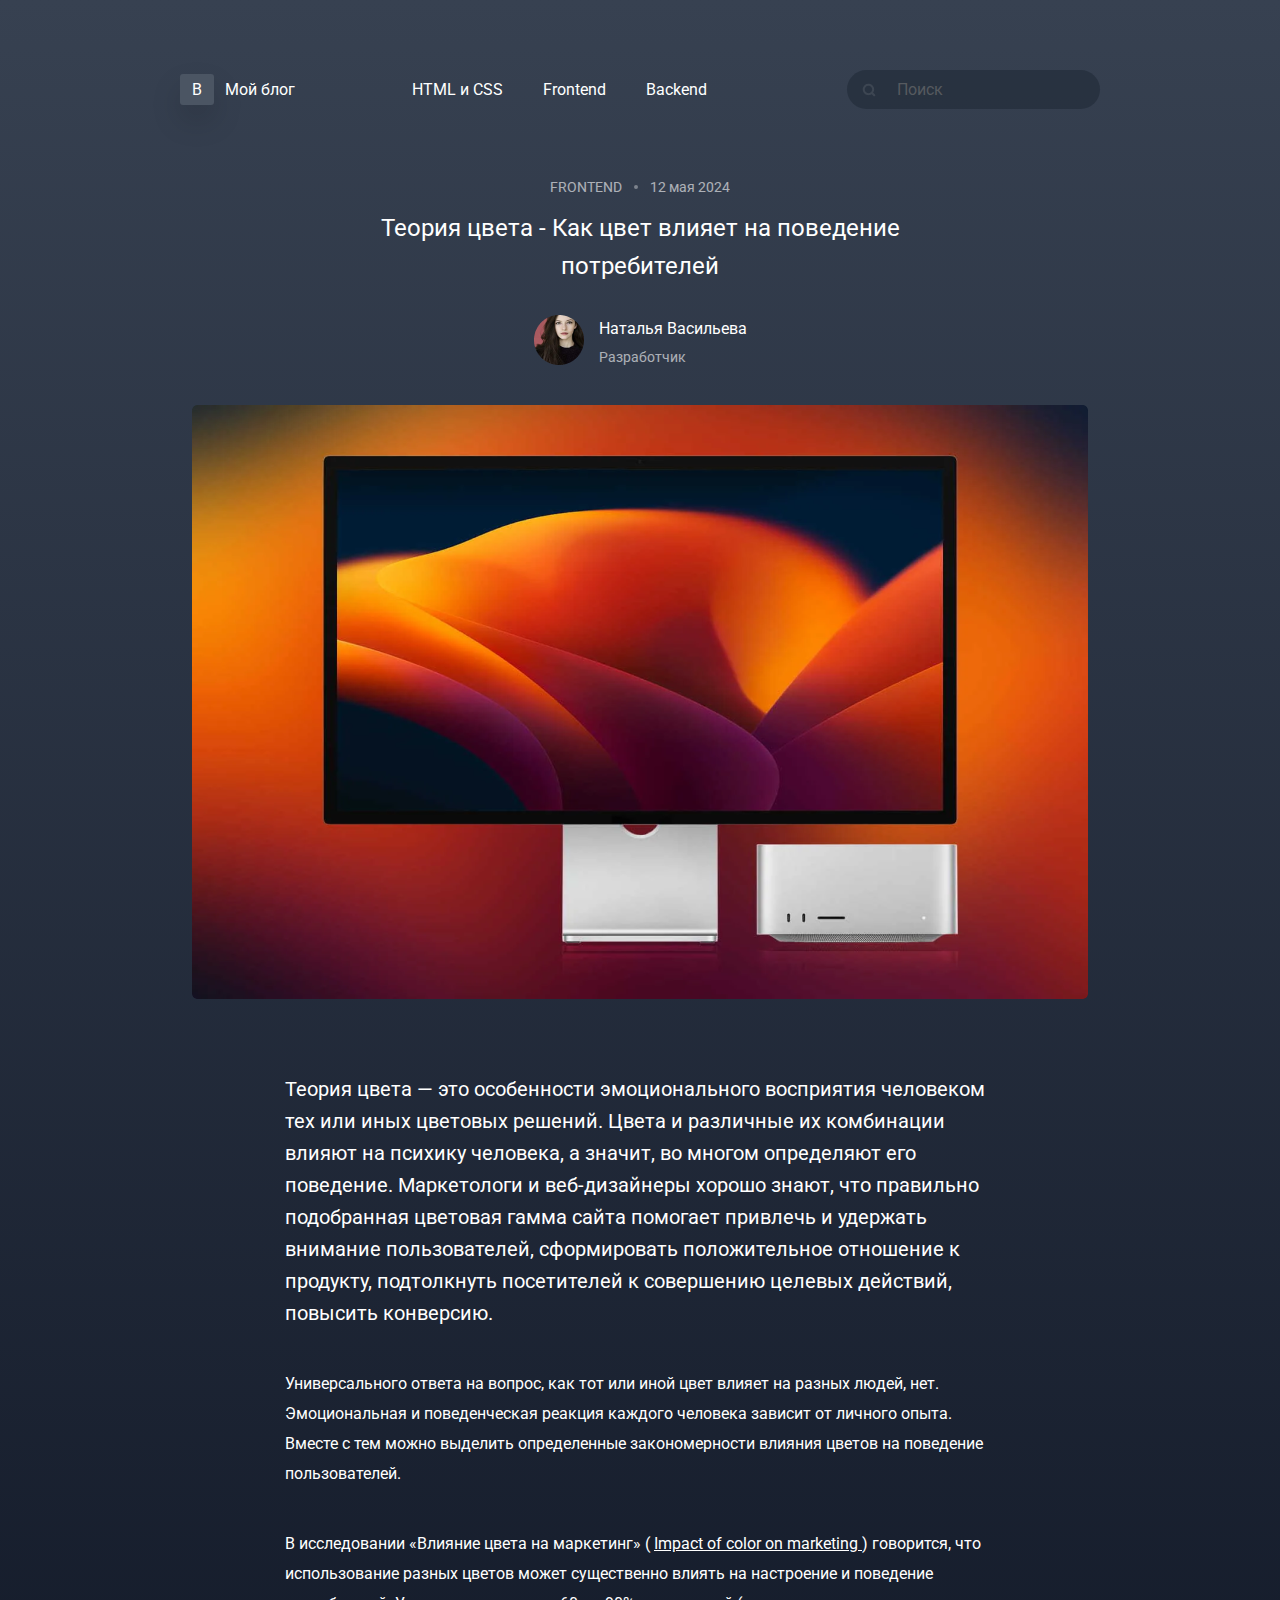
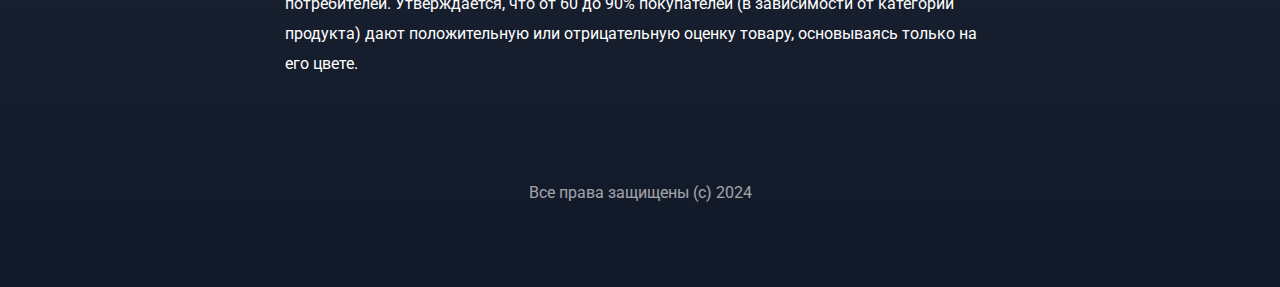
<file: html/1-Blog/index.html>
<!DOCTYPE html>
<html lang="ru">
  <head>
    <meta charset="UTF-8" />
    <meta name="viewport" content="width=device-width, initial-scale=1.0" />
    <title>Мой блог</title>
    <link rel="stylesheet" href="styles/style.css" />
    <link rel="preconnect" href="https://fonts.googleapis.com" />
    <link rel="preconnect" href="https://fonts.gstatic.com" crossorigin />
    <link
      href="https://fonts.googleapis.com/css2?family=Open+Sans:ital,wght@0,400;0,600;0,700;1,400&family=Roboto&display=swap"
      rel="stylesheet"
    />
  </head>
  <body>
    <header>
      <nav>
        <ul class="headerNavContainer">
          <li class="homeLink">
            <a href="#" class="homeLinkContainer">
              <p id="homeLinkButton">В</p>
              <p>Мой блог</p>
            </a>
          </li>
          <li><a href="#">HTML и CSS</a></li>
          <li><a href="#">Frontend</a></li>
          <li><a href="#">Backend</a></li>
          <li class="searchPanel">
            <form action="#">
              <img class="searchIcon" src="images/search.png" alt="" />
              <input type="search" placeholder="Поиск" />
            </form>
          </li>
        </ul>
      </nav>
    </header>
    <main>
      <section class="topicInfo">
        <div class="postPartitionContainer">
          <p class="postPartitionItem">FRONTEND</p>
          <hr class="postPartitionItem pipePartition" />
          <p class="postPartitionItem">12 мая 2024</p>
        </div>
        <h1>Теория цвета - Как цвет влияет на поведение потребителей</h1>
        <div class="authorInfo">
          <img
            class="authorAvatar"
            src="images/author.png"
            alt="Аватар Наталья Васильева"
          />
          <p class="authorName">Наталья Васильева</p>
          <p class="authorOccupation">Разработчик</p>
        </div>
      </section>
      <section>
        <img
          class="heroImage"
          src="images/heropic.png"
          alt="Персональный компьютер и цвета заставки"
        />
      </section>
      <section class="postData">
        <p class="textPartOne">
          Теория цвета — это особенности эмоционального восприятия человеком тех
          или иных цветовых решений. Цвета и различные их комбинации влияют на
          психику человека, а значит, во многом определяют его поведение.
          Маркетологи и веб-дизайнеры хорошо знают, что правильно подобранная
          цветовая гамма сайта помогает привлечь и удержать внимание
          пользователей, сформировать положительное отношение к продукту,
          подтолкнуть посетителей к совершению целевых действий, повысить
          конверсию.
        </p>
        <p class="textPartTwo">
          Универсального ответа на вопрос, как тот или иной цвет влияет на
          разных людей, нет. Эмоциональная и поведенческая реакция каждого
          человека зависит от личного опыта. Вместе с тем можно выделить
          определенные закономерности влияния цветов на поведение пользователей.
        </p>
        <p class="textPartThree">
          В исследовании «Влияние цвета на маркетинг» (<span>
            <a
              class="textLink"
              href="https://www.researchgate.net/publication/235320162_Impact_of_color_on_marketing"
              >Impact of color on marketing
            </a>
          </span>
          ) говорится, что использование разных цветов может существенно влиять
          на настроение и поведение потребителей. Утверждается, что от 60 до 90%
          покупателей (в зависимости от категории продукта) дают положительную
          или отрицательную оценку товару, основываясь только на его цвете.
        </p>
      </section>
    </main>
    <footer>
      <p>Все права защищены (c) 2024</p>
    </footer>
  </body>
</html>
</file>
<file: 1-Blog/styles/style.css>
* {
  box-sizing: border-box;
  font-family: "Roboto", sans-serif;
  font-weight: 400;
  font-style: normal;
  font-size: 16px;
  text-align: center;
  color: #fff;
}

body {
  margin: 0px;
  background: linear-gradient(180deg, #374151 0%, #111827 100%);
}

header {
  margin: 70px 180px;
}

main {
  display: flex;
  flex-direction: column;
  align-items: center;
}

p {
  margin: 0px;
}

h1 {
  font-size: 24px;
  line-height: 38px; /* 158.333% */
  max-width: 525px;
  margin: 14px 0px 30px 0px;
}

footer {
  margin: auto;
  opacity: 0.6;
  line-height: 28px; /* 175% */
  margin-bottom: 80px;
}

.headerNavContainer {
  list-style-type: none;
  padding: 0px;
  display: flex;
  gap: 40px;
  align-items: center;
  max-width: 1080px;
  margin: auto;
}

.homeLink {
  margin-right: 77px;
}

.searchPanel {
  margin-left: auto;
}

.searchPanel input {
  border-radius: 100px;
  border: none;
  background: rgba(31, 41, 55, 0.6);
  padding: 10px 0px 10px 50px;
}

.searchIcon {
  position: absolute;
  padding: 13px 15px;
}

.searchPanel input::placeholder {
  opacity: 0.6;
  text-align: left;
  line-height: normal;
}

.headerNavContainer > li > a {
  line-height: normal;
  text-decoration: none;
  align-items: center;
}

.homeLinkContainer {
  display: flex;
  gap: 11px;
}

.topicInfo {
  display: flex;
  flex-direction: column;
  align-items: center;
}

.postPartitionContainer {
  display: flex;
  justify-content: center;
  align-items: center;
  gap: 12px;
}

.postPartitionItem {
  opacity: 0.6;
  font-size: 14px;
  line-height: normal;
  margin: 0px;
}

.pipePartition {
  width: 1px;
  border: 2px solid rgba(255, 255, 255, 0.6);
  border-radius: 100px;
}

.authorInfo {
  flex-flow: column wrap;
  display: flex;
  height: 60px;
  margin-bottom: 30px;
}

.authorName {
  text-align: left;
  line-height: 28px; /* 175% */
}

.authorOccupation {
  opacity: 0.6;
  font-size: 14px;
  text-align: left;
  line-height: 28px; /* 200% */
}

.authorName,
.authorOccupation {
  margin: 0px 0px 0px 15px;
}

.heroImage {
  border-radius: 5px;
  margin-bottom: 70px;
}

.postData {
  max-width: 710px;
  margin-bottom: 100px;
}

.textPartTwo {
  margin: 40px 0px;
}

.textPartTwo,
.textPartThree {
  text-align: left;
  line-height: 30px; /* 187.5% */
}

.textPartOne {
  text-align: left;
  font-size: 20px;
  line-height: 32px; /* 160% */
}

#homeLinkButton {
  padding: 6px 12px;
  border-radius: 3px;
  background: #4b5563;
  box-shadow: 0px 15px 30px 0px rgba(0, 0, 0, 0.15);
}
</file>
<file: 3-Finio/style/global.css>
:root {
  /* Colors */
  --color-bg: #fff;
  --color-bg-alt: #357efe;
  --color-text: #000;
  --color-text-light: rgba(78, 93, 124, 0.5);
  --color-text-alt: #fff;
  --color-text-light-alt: rgba(255, 255, 255, 0.6);
  --color-text-prices: #4e5d7c;
  --color-profit: #1abc9c;
  --color-profit-price: #ffc736;
  --color-line: rgba(78, 93, 124, 0.08);
  --color-line-alt: rgba(255, 255, 255, 0.16);

  /* Fonts */
  --font-family: Inter;
  --font-weight-tiny: 500;
  --font-weight-normal: 600;
  --font-weight-bold: 800;
  --font-size-h1: 48px;
  --font-size-h2: 32px;
  --font-size-main: 17px;
  --font-size-tiny: 15px;

  /* Borders */
  --box-shadow: 0px 0px 32px rgba(78, 93, 124, 0.16);
  --box-border-radius: 7px;
  --button-border-raduius: 47px;
  --profit-border-radius: 8px;
}

* {
  box-sizing: border-box;
}

body {
  background: var(--color-bg);
  font-family: var(--font-family, sans-serif);
  font-style: normal;
  font-weight: var(--font-weight-normal);
  font-size: var(--font-size-main);
  margin: 0px;
}

a,
button {
  text-decoration: none;
  cursor: pointer;
}

p,
h1,
h2,
h3 {
  margin: 0px;
}
</file>
<file: 3-Finio/style/page.css>
.section {
  max-width: 1400px;
  margin: 0 auto;
  padding: 80px 120px;

  display: grid;
  gap: 40px 24px;
  grid-template-columns: repeat(3, 1fr);
  grid-template-areas:
    "tariff-header tariff-header tariff-header"
    "tariff-1m tariff-6m tariff-12m ";
}

.section__description {
  color: var(--color-text-light);
  font-weight: var(--font-weight-tiny);
}

.section__hero {
  grid-area: tariff-header;
  text-align: center;
}

.section__hero-header {
  display: inline-block;
  margin-bottom: 24px;
  font-size: var(--font-size-h1);
  font-weight: var(--font-weight-normal);
}

.section__card-1m {
  grid-area: tariff-1m;
}

.section__card-6m {
  grid-area: tariff-6m;
}

.section__card-12m {
  grid-area: tariff-12m;
}

.section__card {
  display: grid;
  justify-items: start;
  /* gap: 16px 0px; */
  grid-template-columns: 1.4fr 1fr;
  grid-template-rows: repeat(10, auto);
}

.section__profit-percent {
  min-height: 29px;
  align-self: center;
  display: inline-block;
  padding: 4px 16px;
  color: var(--color-text-alt);
  font-size: var(--font-size-tiny);
  background-color: var(--color-profit);
  border-radius: var(--profit-border-radius);
  grid-column: span 2;
}

.section__card-header {
  grid-column: span 2;
  margin: 16px 0px;
  font-size: var(--font-size-h2);
  font-weight: var(--font-weight-bold);
}

.section__card-description {
  min-height: 72px;
  grid-column: span 2;
}

.section__prices {
  font-weight: var(--font-weight-tiny);
  color: var(--color-text-prices);
  align-self: center;
  margin: 8px 0px;
}

.section__prices-line {
  width: 100%;
  grid-column: span 2;
  border: 1px solid var(--color-line);
  margin: 8px 0px;
}

.section__button {
  margin-top: calc(34px - 8px);
  grid-column: span 2;
  justify-self: center;
}

@media only screen and (max-width: 1400px) {
  .section__profit-percent {
    min-height: 0px;
  }
  .section__card {
    grid-template-rows: repeat(8, auto);
  }
  .section {
    justify-content: center;
    grid-template-columns: 560px;
    grid-template-areas:
      "tariff-header"
      "tariff-1m"
      "tariff-6m"
      "tariff-12m";
  }
}

@media only screen and (max-width: 720px) {
  .section {
    padding: 48px 24px 64px 24px;
    justify-content: center;
    gap: 24px;
    grid-template-columns: 330px;
    grid-template-areas:
      "tariff-header"
      "tariff-1m"
      "tariff-6m"
      "tariff-12m";
  }
  .section__hero {
    text-align: start;
  }
}
</file>
<file: 3-Finio/style/components.css>
.button {
  padding: 12px 63px;
  border: none;
  border-radius: var(--button-border-raduius);
  font-weight: var(--font-weight-bold);
  font-family: var(--font-family, sans-serif);
  font-size: var(--font-size-main);
  font-style: normal;
}

.button_main {
  background-color: var(--color-bg-alt);
  color: var(--color-text-alt);
}

.button_alt {
  background-color: var(--color-bg);
  color: var(--color-bg-alt);
}

.card_main {
  padding: 50px 40px;
  border-radius: var(--box-border-radius);
  box-shadow: var(--box-shadow);
}

.card_alt {
  background: var(--color-bg-alt);
  color: var(--color-text-alt);
}

.description_alt {
  color: var(--color-text-light-alt);
}

.profit_hidden {
  background: none;
}

.prices_alt {
  color: var(--color-text-alt);
}

.profit_price {
  margin: 0px;
  padding: 8px 16px;
  border-radius: var(--profit-border-radius);
  background-color: var(--color-profit-price);
  font-weight: 700;
  color: var(--color-text-alt);
}

.price {
  margin-left: 16px;
}
.line_alt {
  border-color: var(--color-line-alt);
}

@media only screen and (max-width: 1400px) {
  .profit_hidden {
    padding: 0px;
  }
  .header_card-without-profit {
    margin: 0px 0px 16px 0px;
  }
}

@media only screen and (max-width: 720px) {
  .card_main {
    padding: 48px 24px;
  }
  .button {
    padding: 12px 60px;
  }
}
</file>
<file: 4-Final/style/global.css>
:root {
  /* COLORS */
  --bg-color-main: #fff;
  --bg-color-alt: #357efe;
  --bg-color-footer: #1a1d25;
  --bg-color-discount-main: #1abc9c;
  --bg-color-discount-alt: #ffc736;
  --text-color-main: #fff;
  --text-color-alt: #357efe;
  --text-color-card: #4e5d7c;
  --text-color-gray: rgba(255, 255, 255, 0.8);
  --text-color-gray-footer: rgba(255, 255, 255, 0.7);
  --text-color-gray-footer-dark: rgba(255, 255, 255, 0.7);
  --text-color-gray-alt: rgba(255, 255, 255, 0.5);
  --text-color-section-header: #000;
  --text-color-section-description: rgba(78, 93, 124, 0.5);
  --text-color-review-button: rgba(78, 93, 124, 0.32);
  --border-mobile-color: rgba(255, 255, 255, 0.16);
  --border-laptop-color: rgba(78, 93, 124, 0.08);
  --border-footer-line: rgba(255, 255, 255, 0.08);

  /* RADIUS */
  --radius-button-main: 32px;
  --radius-button-alt: 47px;
  --radius-block-main: 16px;
  --radius-block-tiny: 8px;

  /* FONTS */
  --font-size-logo: 36px;
  --font-size-main: 18px;
  --font-size-small: 17px;
  --font-size-tiny: 15px;
  --font-size-header-main: 40px;
  --font-size-header-section: 48px;
  --font-size-header-tiny: 32px;
  --font-size-review-header: 28px;
  --font-size-header-tiny-alt: 24px;

  --font-family: Inter, sans-serif;
  --font-weight-logo: 900;
  --font-weight-button: 800;
  --font-weight-bold-sections: 700;
  --font-weight-header-section: 600;
  --font-weight-main: 500;
}

body {
  background: var(--bg-color-main);
  font-family: var(--font-family);
  font-size: var(--font-size-main);
  font-style: normal;
  font-weight: 500;
  margin: 0px;
  color: var(--text-color-main);
}

a {
  color: var(--text-color-main);
  text-decoration: none;
  cursor: pointer;
}

li {
  list-style-type: none;
  padding: 0px;
}

p,
h1,
h2,
h3 {
  margin: 0px;
}

ul {
  margin: 0px;
  padding: 0px;
}

button {
  cursor: pointer;
  color: var(--text-color-main);
}

.wrapper {
  max-width: 1400px;
  margin: 0 auto;
}
</file>
<file: 4-Final/style/header.css>
.header {
  display: flex;
  justify-content: space-between;
  align-items: center;
  padding: 40px 0px 100px 0px;
}

.header__navbar {
  display: flex;
  gap: 32px;
}

.header__navitem {
  color: var(--text-color-gray);
}

.header__navitem:hover {
  color: var(--text-color-main);
}

.header__mobile-menu-button {
  display: none;
  background: none;
  border: none;
}

.header__mobile-menu-button:hover {
  color: var(--text-color-main);
}

@media only screen and (max-width: 1500px) {
  .header {
    padding: 40px 24px 100px 24px;
  }
}

@media only screen and (max-width: 1190px) {
  .header__mobile-menu-button {
    display: block;
  }
  .header__navbar {
    display: none;
  }
  .header__acc-button {
    display: none;
  }
  .header {
    padding: 28px 0px 20px 0px;
    margin: 0px auto;
    border-bottom: 2px solid var(--border-mobile-color);
    max-width: 515px;
  }
}

@media only screen and (max-width: 563px) {
  .header {
    margin: 0px 24px;
  }
}
</file>
<file: 4-Final/style/hero.css>
.hero {
  padding-bottom: 80px;
  display: flex;
  justify-content: space-between;
  z-index: auto;
}

.skew-block {
  width: 100%;
  height: 500px;
  background-color: var(--bg-color-main);
  position: absolute;
  overflow: hidden;
  top: 650px;
  transform: skewY(-7deg);
  z-index: auto;
}

.hero__left {
  display: flex;
  flex-direction: column;
  align-items: start;
  max-width: 515px;
}

.hero__header {
  position: relative;
  font-size: var(--font-size-header-main);
  font-weight: var(--font-weight-button);
  margin: 17px -150px 40px 0px;
}

.hero__button-trial {
  margin-bottom: 80px;
}

.hero__mp-logos {
  display: flex;
  justify-content: space-between;
  align-items: self-start;
  max-width: 334px;
  flex-wrap: wrap;
  gap: 22px 0px;
}
.hero__ozon-logo {
  margin-top: 1px;
}

.hero__ali-logo {
  margin-top: 2px;
}

.hero__image {
  position: relative;
  left: 100px;
  z-index: 1;
}

@media only screen and (max-width: 1840px) {
  .hero__image {
    max-height: 550px;
    left: 50px;
  }
  .hero__header {
    margin: 17px -50px 40px 0px;
  }
  .skew-block {
    top: 600px;
    height: 400px;
  }
}

@media only screen and (max-width: 1680px) {
  .hero__image {
    max-height: 400px;
    left: 0px;
  }
  .hero {
    padding: 0px 24px 142px 24px;
  }
  .hero__header {
    margin: 32px 0px;
  }
  .skew-block {
    height: 300px;
  }
}

@media only screen and (max-width: 1190px) {
  .hero__image {
    display: none;
  }
  .hero__button-trial {
    align-self: center;
  }
  .hero {
    justify-content: center;
  }
  .hero__header {
    font-size: var(--font-size-header-tiny);
  }
  .hero__button-trial {
    margin-bottom: 80px;
  }
  .hero__button-trial {
    margin-bottom: 56px;
  }
  .hero__mp-logos {
    gap: 17px 0px;
  }
  .skew-block {
    top: 480px;
    height: 200px;
  }
}

@media only screen and (max-width: 404px) {
  .skew-block {
    top: 550px;
  }
}
</file>
<file: 4-Final/style/body.css>
/* SECTION ABOUT */

.about {
  position: relative;
  z-index: 1;
  padding-bottom: 80px;
  border-bottom: 1px solid var(--border-laptop-color);
}

.about__list {
  display: grid;
  gap: 64px;
  grid-template-columns: repeat(3, 1fr);
}

.about__list-item {
  display: flex;
  gap: 16px;
  align-items: center;
}

.about__description {
  color: var(--text-color-section-header);
  font-size: var(--font-size-header-tiny-alt);
  font-weight: var(--font-weight-bold-sections);
}

/* SECTION FEATURES */

.features {
  position: relative;
  z-index: 1;
}

.features__block {
  padding: 80px 0px;
  border-bottom: 1px solid var(--border-laptop-color);
  display: grid;
  grid-template-columns: repeat(2, 1fr);
}

.features__block-text {
  display: flex;
  flex-direction: column;
  gap: 24px;
  justify-content: center;
}

.features__block-header {
  color: var(--text-color-section-header);
  font-size: var(--font-size-header-main);
  font-weight: var(--font-weight-header-section);
}

.features__block-description {
  color: var(--text-color-section-description);
}

.features__block-image {
  max-width: 100%;
  justify-self: end;
}

/* ADVANTAGES */

.advantages {
  display: flex;
  flex-direction: column;
  align-items: center;
  padding: 120px 0px;
}

.advantages__header {
  font-size: var(--font-size-header-section);
  font-weight: var(--font-weight-header-section);
  margin-bottom: 24px;
}

.advantages__text {
  color: var(--text-color-gray);
  text-align: center;
  max-width: 1156px;
  margin-bottom: 40px;
}

.advantages__button-trial {
  margin-bottom: 64px;
}

.advantages__image {
  max-width: 1156px;
  margin-bottom: 64px;
}

.advantages__compare {
  display: grid;
  grid-template-columns: repeat(2, 1fr);
  gap: 24px;
}

.advantages__compare_item,
.advantages__compare_item__list {
  display: flex;
  flex-direction: column;
  gap: 24px;
}

.advantages__compare_item__list-item {
  display: flex;
  gap: 8px;
  align-items: center;
}

.advantages__compare_item__header {
  font-size: var(--font-size-header-tiny-alt);
  font-weight: var(--font-weight-bold-sections);
}

.advantages__compare_item__text {
  color: var(--text-color-gray);
}

/* SECURITY */

.security {
  padding: 120px 25px 80px 25px;
  border-bottom: 1px solid var(--border-laptop-color);
  display: grid;
  gap: 78px;
  grid-template-columns: repeat(3, 1fr);
}

.security__block-image {
  margin-bottom: 24px;
  max-width: 80px;
}

.security__block-header {
  margin-bottom: 20px;
  color: var(--text-color-section-header);
  font-size: var(--font-size-header-tiny);
  font-weight: var(--font-weight-header-section);
}

.security__block-text {
  color: var(--text-color-section-description);
  font-size: var(--font-size-small);
}

/* MOBILE */

.mobile-version {
  padding: 80px 0px 120px 0px;
  display: flex;
  text-align: center;
  overflow: hidden;
  flex-direction: column;
  justify-content: center;
  align-items: center;
}

.mobile-version__header {
  color: var(--text-color-section-header);
  font-size: var(--font-size-header-section);
  font-weight: var(--font-weight-header-section);
  margin-bottom: 24px;
}

.mobile-version__description {
  color: var(--text-color-section-description);
  font-size: var(--font-size-small);
  margin-bottom: 40px;
}

.mobile-version__image {
  max-width: 1128px;
}

/* SUPPORT */

.support {
  display: flex;
  justify-content: center;
  margin-bottom: 80px;
}

.support__text-block {
  padding: 80px 56px 84px 74px;
  max-width: 445px;
}

.support__header {
  font-size: var(--font-size-header-main);
  font-weight: var(--font-weight-header-section);
  padding-bottom: 24px;
}

.support__description {
  max-width: 411px;
  color: var(--text-color-gray);
  font-size: var(--font-size-small);
  margin-bottom: 40px;
}

.support__contacts-block {
  margin-bottom: 40px;
  display: flex;
  flex-direction: column;
  gap: 16px;
}

.support__contacts-row {
  display: flex;
  gap: 16px;
  align-items: center;
}

.support__also {
  color: var(--text-color-gray);
  font-size: var(--font-size-small);
}

/* PLANS */

.plans {
  margin-bottom: 80px;
  text-align: center;
}

.plans__header {
  color: var(--text-color-section-header);
  font-size: var(--font-size-header-section);
  font-weight: var(--font-weight-header-section);
  margin-bottom: 24px;
}

.plans__description {
  color: var(--text-color-section-description);
  font-size: var(--font-size-small);
  margin-bottom: 40px;
}

.plans__list {
  display: grid;
  grid-template-columns: repeat(3, 1fr);
  justify-items: center;
  margin: 0px 118px;
  gap: 24px;
}

.plan__card {
  box-shadow: 0px 0px 32px 0px rgba(78, 93, 124, 0.16);
  border-radius: var(--radius-block-tiny);
  padding: 48px 39px;
  display: flex;
  flex-direction: column;
  max-width: 294px;
}

.plan__card__profit {
  display: flex;
  align-items: center;
  height: 29px;
  text-align: start;
  margin-bottom: 16px;
}

.plan__card__header {
  font-size: var(--font-size-header-tiny);
  font-weight: var(--font-weight-button);
  color: var(--text-color-section-header);
  text-align: start;
  margin-bottom: 16px;
}

.plan__card__description {
  color: var(--text-color-section-description);
  font-size: var(--font-size-small);
  margin-bottom: 50px;
  text-align: start;
}

.plan__card__data {
  display: grid;
  justify-content: space-between;
  align-items: center;
  grid-template-columns: auto 1fr;
  margin-bottom: 40px;
}

.plan__card__data-text {
  color: var(--text-color-card);
  font-size: var(--font-size-small);
  text-align: start;
}

.plan__card__data-price {
  color: var(--text-color-card);
  font-size: var(--font-size-small);
  text-align: center;
}

.plan__card__hr {
  width: 100%;
  height: 1px;
  grid-column-start: span 2;
  background-color: var(--border-laptop-color);
  border: none;
}

.plan__card_button {
  align-self: center;
}

/* REVIEWS */

.reviews {
  display: flex;
  flex-direction: column;
  gap: 40px;
  align-items: center;
}

.reviews__header {
  color: var(--text-color-section-header);
  font-size: var(--font-size-header-section);
  font-weight: var(--font-weight-header-section);
}

.reviews__slide {
  display: grid;
  align-items: center;
  grid-template-columns: repeat(2, 578px);
  background-color: var(--bg-color-alt);
  border-radius: var(--radius-block-tiny);
  margin-bottom: 80px;
}

.reviews__photo {
  background-image: url(../img/review_dana.png);
  background-size: cover;
  width: 100%;
  height: 438px;
  background-clip: padding-box;
  border-radius: 0px var(--radius-block-tiny) var(--radius-block-tiny) 0px;
  display: flex;
  align-items: center;
  justify-content: end;
}

.reviews__slide-text-block {
  display: flex;
  align-items: center;
}

.reviews__slide-header {
  font-size: var(--font-size-review-header);
  max-width: 450px;
  margin-bottom: 40px;
}

.reviews__slide-name {
  font-weight: var(--font-weight-bold-sections);
}

.reviews__list-button {
  border: none;
  border-radius: 50%;
  padding: 9px 14px 8px 14px;
  text-align: center;
  margin: 24px;
  background-color: var(--text-color-gray-alt);
}

.reviews__list-button:hover {
  background-color: var(--bg-color-main);
}

.reviews__slide-list-mobile {
  display: none;
}

@media only screen and (max-width: 1500px) {
  .about {
    display: flex;
    justify-content: center;
    margin: 0px 24px;
    padding-bottom: 48px;
  }
  .about__list {
    gap: 32px;
    grid-template-columns: 1fr;
    max-width: 400px;
  }
  .about__list-item {
    gap: 24px;
  }
  .features {
    display: flex;
    flex-direction: column;
    align-items: center;
    margin: 0px 24px;
  }
  .features__block {
    grid-template-columns: 720px;
    align-items: center;
    justify-items: center;
    gap: 32px;
    padding: 48px 24px;
  }
  .security__block-image {
    max-width: 64px;
  }
  .security__block-header {
    font-size: var(--font-size-header-tiny-alt);
    margin-bottom: 24px;
  }
}

@media only screen and (max-width: 1400px) {
  .plans__list {
    margin: 0px 40px;
  }
}

@media only screen and (max-width: 1250px) {
  .advantages__text {
    max-width: 920px;
  }
  .advantages__image {
    max-width: 920px;
  }
  .advantages {
    padding: 64px 24px;
  }
  .security {
    padding: 64px 24px 48px 24px;
    grid-template-columns: 400px;
    justify-content: center;
    gap: 32px;
  }

  .mobile-version__image {
    max-width: 678px;
  }

  .support__image {
    max-width: 400px;
    align-self: flex-end;
  }

  .support__text-block {
    padding: 64px 24px 32px 24px;
  }

  .support__description {
    margin-bottom: 32px;
  }
  .support__contacts-block {
    margin-bottom: 32px;
  }
  .support {
    margin-bottom: 48px;
  }
  .plans__list {
    margin: 0px 24px;
    justify-items: center;
  }
}

@media only screen and (max-width: 1200px) {
  .plans__list {
    display: grid;
    grid-template-columns: 1fr;
    justify-items: center;
    gap: 24px;
  }
  .plan__card {
    padding: 48px 24px;
  }
  .plan__card_button {
    width: 100%;
  }
  .plan__card__description {
    margin-bottom: 32px;
  }
  .plan__card__data {
    margin-bottom: 32px;
  }
  .reviews__slide {
    display: grid;
    align-items: center;
    grid-template-columns: 578px;
    background-color: var(--bg-color-alt);
    border-radius: var(--radius-block-tiny);
    margin-bottom: 80px;
  }
  .reviews__list-button {
    display: none;
  }
  .reviews__photo {
    order: 0;
    border-radius: var(--radius-block-tiny) var(--radius-block-tiny) 0px 0px;
  }
  .reviews__slide-text-block {
    order: 1;
    padding: 48px 24px;
    flex-direction: column;
  }
  .reviews__slide-list-mobile {
    display: flex;
    gap: 8px;
    justify-content: center;
    align-items: center;
    justify-self: center;
  }
  .reviews__slide-button-mobile {
    border: none;
    border-radius: 50%;
    padding: 4px;
    margin-top: 48px;
    background-color: var(--text-color-gray-alt);
  }
  .reviews__slide-button-mobile:hover {
    background-color: var(--bg-color-main);
  }
}

@media only screen and (max-width: 970px) {
  .advantages__text {
    max-width: 720px;
  }
  .advantages__image {
    max-width: 720px;
    margin-bottom: 55px;
  }
  .advantages__compare {
    grid-template-columns: 720px;
    gap: 48px;
    justify-items: center;
  }
  .advantages__header {
    font-size: var(--font-size-logo);
  }
  .advantages__compare_item {
    margin-bottom: 32px;
  }
  .advantages__button-trial {
    margin-bottom: 48px;
  }

  .mobile-version {
    padding: 48px 24px 64px 24px;
  }

  .support {
    flex-direction: column-reverse;
    align-items: center;
  }
  .support__image {
    align-self: center;
  }
  .plans {
    margin-bottom: 64px;
  }
  .plans__header {
    margin: 0px 24px 24px 24px;
  }
  .plans__description {
    margin: 0px 24px 32px 24px;
  }
}

@media only screen and (max-width: 860px) {
  .features__block {
    grid-template-columns: 328px;
  }
  .features__block-header {
    font-size: var(--font-size-header-tiny);
  }
  .mobile-version {
    align-items: start;
    text-align: start;
  }
  .mobile-version__header {
    font-size: var(--font-size-logo);
  }

  .mobile-version__description {
    margin-bottom: 32px;
  }

  .mobile-version__image {
    padding-right: 0px;
    overflow: hidden;
    float: left;
    max-width: 677px;
  }
}

@media only screen and (max-width: 770px) {
  .advantages__text {
    text-align: start;
  }
  .advantages__image {
    max-width: 500px;
  }
  .advantages__compare {
    grid-template-columns: 500px;
  }
  .reviews__slide {
    grid-template-columns: 328px;
    margin: 0px 24px 64px 24px;
  }
  .reviews__photo {
    width: 328px;
    height: 249px;
  }
  .reviews__slide-header {
    font-size: var(--font-size-header-tiny-alt);
    margin-bottom: 24px;
  }
}

@media only screen and (max-width: 563px) {
  .about__description {
    font-size: var(--font-size-main);
  }

  .about__logo {
    width: 48px;
  }
  .advantages__image {
    max-width: 328px;
  }
  .advantages__compare {
    grid-template-columns: 328px;
  }
  .advantages__compare_item__list-item {
    align-items: start;
  }
  .security {
    grid-template-columns: 328px;
  }

  .support__image {
    max-width: 327px;
  }
  .plans__header {
    text-align: start;
  }
  .plans__description {
    text-align: start;
  }
}
</file>
<file: 4-Final/style/footer.css>
.footer {
  display: flex;
  flex-direction: column;
  justify-content: center;
  align-self: center;
  padding: 80px 0px 40px 0px;
}

.footer__top {
  display: flex;
  justify-content: space-between;
  padding-bottom: 40px;
  border-bottom: 1px solid var(--border-footer-line);
}

.footer__logo-block {
  max-width: 283px;
  display: flex;
  flex-direction: column;
  gap: 16px;
}

.footer__about-site {
  color: var(--text-color-gray-footer);
}

.footer__nav-block {
  display: flex;
  flex-direction: column;
  gap: 16px;
}

.footer__list-item {
  color: var(--text-color-gray-footer-dark);
}

.footer__list-item:hover {
  color: var(--text-color-main);
}

.footer__law-info {
  display: flex;
  flex-direction: column;
  gap: 16px;
}

.footer__requisites {
  display: flex;
  flex-direction: column;
  gap: 12px;
  color: var(--text-color-gray-footer);
}

.footer__requisites-link {
  color: var(--text-color-gray-footer-dark);
}

.footer__requisites-link:hover {
  color: var(--text-color-main);
}

.footer__bottom {
  display: flex;
  justify-content: space-between;
  margin-top: 32px;
  color: var(--text-color-gray-footer);
  align-items: center;
}

.footer__bottom__payments-type {
  display: flex;
  gap: 24px;
  align-items: center;
}

@media only screen and (max-width: 1450px) {
  .footer {
    padding: 80px 24px 40px 24px;
  }
}

@media only screen and (max-width: 1200px) {
  .footer__top {
    align-self: center;
    flex-wrap: wrap;
    justify-content: start;
    padding: 0px 50px;
    gap: 48px;
    max-width: 700px;
  }
}

@media only screen and (max-width: 800px) {
  .footer {
    align-items: center;
    padding: 64px 24px;
  }
  .footer__top {
    flex-direction: column;
    padding: 0px 0px 48px 0px;
  }
  .footer__bottom {
    flex-direction: column-reverse;
    gap: 24px;
  }
}
</file>
<file: 4-Final/style/components.css>
.section_alt {
  background-color: var(--bg-color-alt);
  margin-top: -1px;
  z-index: 2;
}

.section_support {
  max-width: 1392px;
  margin: 0 auto;
  border-radius: var(--radius-block-main);
}

.section_footer {
  background-color: var(--bg-color-footer);
}

.logo {
  font-size: var(--font-size-logo);
  font-weight: var(--font-weight-logo);
  line-height: 140%;
}

.button {
  padding: 12px 32px;
  border: none;
  background: none;
  font-size: var(--font-size-small);
  font-weight: var(--font-weight-button);
  border-radius: var(--radius-button-main);
}

.button_maincolor {
  background: var(--bg-color-alt);
}

.button_altcolor {
  background: var(--bg-color-main);
  color: var(--text-color-alt);
}

/* FEATURE BLOCK */

.feature_last-block {
  border-bottom: none;
  padding: 80px 0px 120px 0px;
}

.feature_reverse {
  order: -1;
}

.feature_text-alt {
  justify-content: start;
  padding-top: 15px;
}

.feature_text-left {
  margin-left: 118px;
  margin-right: 64px;
}

.feature_text-right {
  margin-right: 118px;
  margin-left: 64px;
}

.feature_long-header {
  margin-right: 90px;
}

@media only screen and (max-width: 1500px) {
  .feature_reverse {
    order: 0;
  }
  .feature_last-block {
    padding: 48px 24px;
  }
  .feature_text-alt {
    justify-content: start;
    padding-top: 15px;
  }

  .feature_text-left {
    margin: 0px;
  }

  .feature_text-right {
    margin: 0px;
  }

  .feature_long-header {
    margin: 0px;
  }
}

/* PLANS */

.profit_blank {
  padding: 8px 16px;
}

.profit_green {
  background-color: var(--bg-color-discount-main);
  padding: 4px 16px;
  border-radius: var(--radius-block-tiny);
  font-size: var(--font-size-tiny);
  line-height: 21px;
}

.profit_bold {
  font-weight: var(--font-weight-button);
}

.profit_yellow {
  padding: 8px 16px;
  border-radius: var(--radius-block-tiny);
  background-color: var(--bg-color-discount-alt);
  color: var(--text-color-main);
  font-weight: var(--font-weight-bold-sections);
}

.hr_top {
  margin: 16px 0px 8px 0px;
}

.ht_bootom {
  margin: 8px 0px 16px 0px;
}

.plan-card_alt {
  background-color: var(--bg-color-alt);
}

.plan-card_alt-header {
  color: var(--text-color-main);
}

.plan-card_alt-description {
  color: var(--text-color-gray-alt);
  margin-bottom: 32px;
}

.plan-card_alt-text {
  color: var(--text-color-main);
}

.plan-card_alt-hr {
  background-color: var(--border-mobile-color);
}

@media only screen and (max-width: 1400px) {
  .section_support {
    max-width: 100%;
    border-radius: 0px;
  }
}
@media only screen and (max-width: 1400px) {
  .plan__card__profit_hidden {
    display: none;
  }
}

@media only screen and (max-width: 1190px) {
  .logo {
    font-size: var(--font-size-header-tiny-alt);
  }
  .button {
    padding: 12px 24px;
  }
}
</file>
<file: html/1-Blog/styles/style.css>
* {
  box-sizing: border-box;
  font-family: "Roboto", sans-serif;
  font-weight: 400;
  font-style: normal;
  font-size: 16px;
  text-align: center;
  color: #fff;
}

body {
  margin: 0px;
  background: linear-gradient(180deg, #374151 0%, #111827 100%);
}

header {
  margin: 70px 180px;
}

main {
  display: flex;
  flex-direction: column;
  align-items: center;
}

p {
  margin: 0px;
}

h1 {
  font-size: 24px;
  line-height: 38px; /* 158.333% */
  max-width: 525px;
  margin: 14px 0px 30px 0px;
}

footer {
  margin: auto;
  opacity: 0.6;
  line-height: 28px; /* 175% */
  margin-bottom: 80px;
}

.headerNavContainer {
  list-style-type: none;
  padding: 0px;
  display: flex;
  gap: 40px;
  align-items: center;
  max-width: 1080px;
  margin: auto;
}

.homeLink {
  margin-right: 77px;
}

.searchPanel {
  margin-left: auto;
}

.searchPanel input {
  border-radius: 100px;
  border: none;
  background: rgba(31, 41, 55, 0.6);
  padding: 10px 0px 10px 50px;
}

.searchIcon {
  position: absolute;
  padding: 13px 15px;
}

.searchPanel input::placeholder {
  opacity: 0.6;
  text-align: left;
  line-height: normal;
}

.headerNavContainer > li > a {
  line-height: normal;
  text-decoration: none;
  align-items: center;
}

.homeLinkContainer {
  display: flex;
  gap: 11px;
}

.topicInfo {
  display: flex;
  flex-direction: column;
  align-items: center;
}

.postPartitionContainer {
  display: flex;
  justify-content: center;
  align-items: center;
  gap: 12px;
}

.postPartitionItem {
  opacity: 0.6;
  font-size: 14px;
  line-height: normal;
  margin: 0px;
}

.pipePartition {
  width: 1px;
  border: 2px solid rgba(255, 255, 255, 0.6);
  border-radius: 100px;
}

.authorInfo {
  flex-flow: column wrap;
  display: flex;
  height: 60px;
  margin-bottom: 30px;
}

.authorName {
  text-align: left;
  line-height: 28px; /* 175% */
}

.authorOccupation {
  opacity: 0.6;
  font-size: 14px;
  text-align: left;
  line-height: 28px; /* 200% */
}

.authorName,
.authorOccupation {
  margin: 0px 0px 0px 15px;
}

.heroImage {
  border-radius: 5px;
  margin-bottom: 70px;
}

.postData {
  max-width: 710px;
  margin-bottom: 100px;
}

.textPartTwo {
  margin: 40px 0px;
}

.textPartTwo,
.textPartThree {
  text-align: left;
  line-height: 30px; /* 187.5% */
}

.textPartOne {
  text-align: left;
  font-size: 20px;
  line-height: 32px; /* 160% */
}

#homeLinkButton {
  padding: 6px 12px;
  border-radius: 3px;
  background: #4b5563;
  box-shadow: 0px 15px 30px 0px rgba(0, 0, 0, 0.15);
}
</file>
